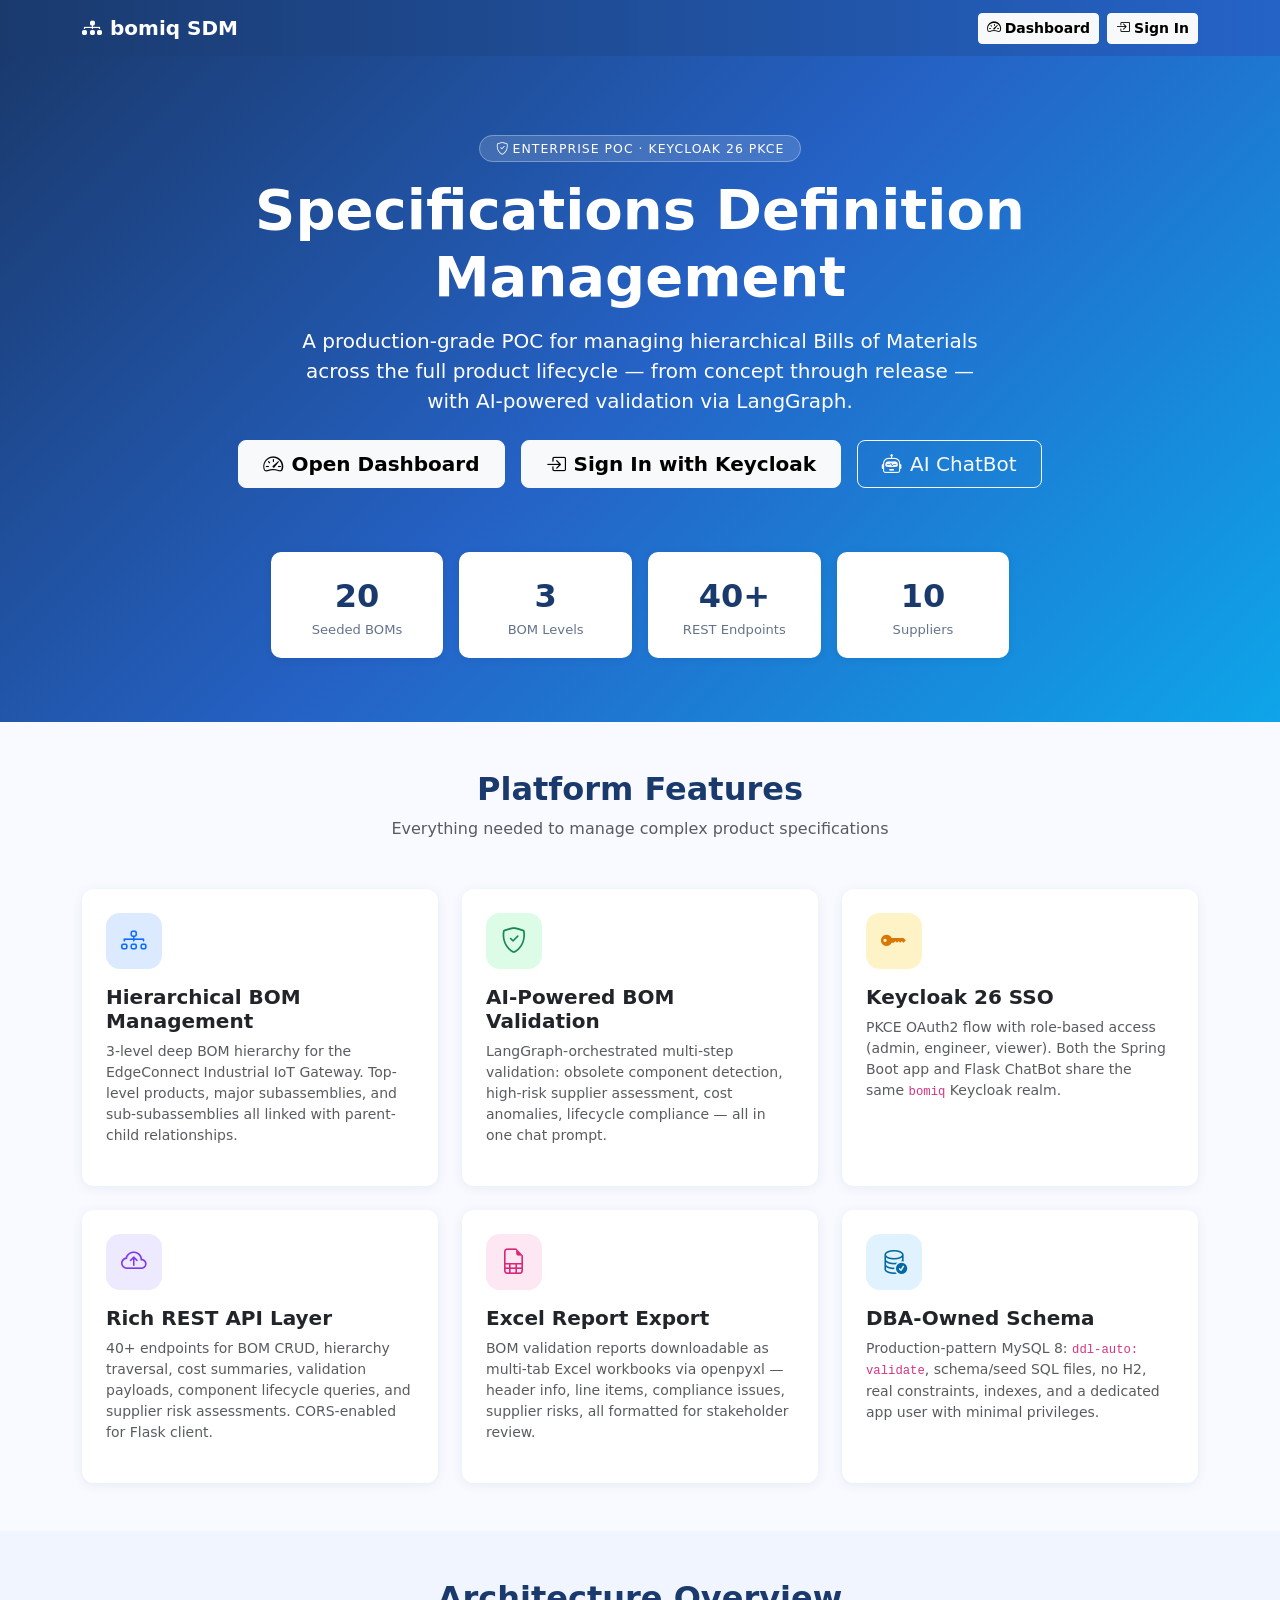
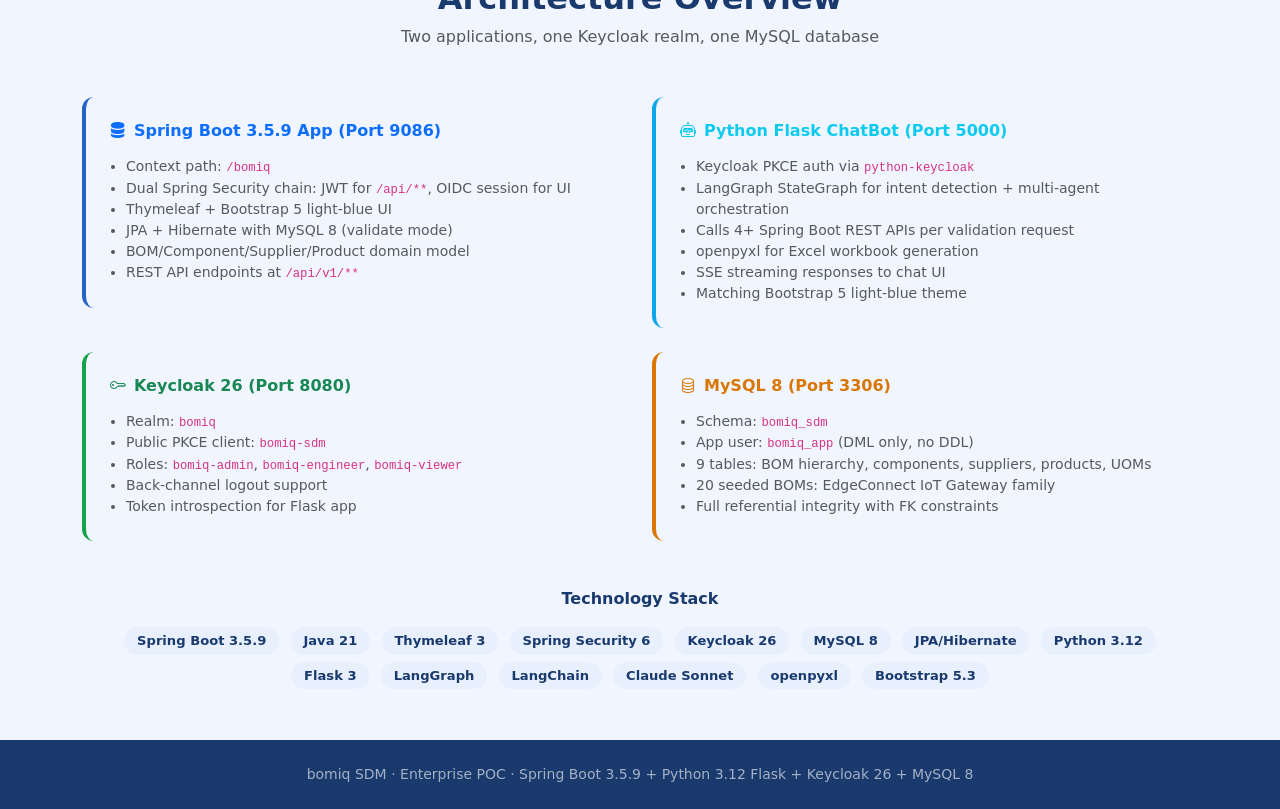
<file: spring-boot/src/main/resources/templates/home.html>
<!DOCTYPE html>
<html lang="en" xmlns:th="http://www.thymeleaf.org"
      xmlns:sec="http://www.thymeleaf.org/extras/spring-security">
<head>
  <meta charset="UTF-8"/>
  <meta name="viewport" content="width=device-width, initial-scale=1.0"/>
  <title>bomiq SDM — Specifications Definition Management</title>
  <link rel="stylesheet"
        href="https://cdn.jsdelivr.net/npm/bootstrap@5.3.3/dist/css/bootstrap.min.css"/>
  <link rel="stylesheet"
        href="https://cdn.jsdelivr.net/npm/bootstrap-icons@1.11.3/font/bootstrap-icons.css"/>
  <link rel="stylesheet" th:href="@{/css/bomiq.css}"/>
  <style>
    .hero-section {
      background: linear-gradient(135deg, #1a3a6e 0%, #2563c7 50%, #0ea5e9 100%);
      color: white;
      padding: 5rem 0 4rem;
    }
    .hero-badge {
      background: rgba(255,255,255,0.15);
      border: 1px solid rgba(255,255,255,0.3);
      border-radius: 50px;
      padding: 0.3rem 1rem;
      font-size: 0.78rem;
      letter-spacing: 1px;
      text-transform: uppercase;
    }
    .feature-card {
      border: none;
      border-radius: 12px;
      box-shadow: 0 2px 12px rgba(26,58,110,0.08);
      transition: transform 0.2s, box-shadow 0.2s;
      height: 100%;
    }
    .feature-card:hover {
      transform: translateY(-4px);
      box-shadow: 0 8px 28px rgba(26,58,110,0.15);
    }
    .feature-icon {
      width: 56px; height: 56px;
      border-radius: 14px;
      display: flex; align-items: center; justify-content: center;
      font-size: 1.6rem;
      margin-bottom: 1rem;
    }
    .arch-card {
      background: #f0f5ff;
      border-radius: 12px;
      padding: 1.5rem;
      border-left: 4px solid #2563c7;
    }
    .tech-pill {
      background: #e8f0fe;
      color: #1a3a6e;
      border-radius: 20px;
      padding: 0.25rem 0.8rem;
      font-size: 0.82rem;
      font-weight: 600;
      display: inline-block;
      margin: 0.2rem;
    }
    .stat-box {
      background: white;
      border-radius: 10px;
      padding: 1.2rem 1.5rem;
      text-align: center;
      box-shadow: 0 1px 8px rgba(0,0,0,0.07);
    }
    .stat-box .stat-num { font-size: 2rem; font-weight: 700; color: #1a3a6e; }
    .stat-box .stat-lbl { font-size: 0.82rem; color: #64748b; }
  </style>
</head>
<body style="background:#f8faff;">

<!-- Navbar (public) -->
<nav class="navbar navbar-expand-lg navbar-dark" style="background: linear-gradient(90deg, #1a3a6e, #2563c7);">
  <div class="container">
    <a class="navbar-brand fw-bold" th:href="@{/}">
      <i class="bi bi-diagram-3-fill me-2"></i>bomiq SDM
    </a>
    <div class="ms-auto d-flex gap-2">
      <a th:if="${#authorization.expression('isAuthenticated()')}"
         th:href="@{/bom}" class="btn btn-light btn-sm fw-semibold">
        <i class="bi bi-speedometer2 me-1"></i>Dashboard
      </a>
      <a th:if="${!#authorization.expression('isAuthenticated()')}"
         th:href="@{/oauth2/authorization/keycloak}" class="btn btn-light btn-sm fw-semibold">
        <i class="bi bi-box-arrow-in-right me-1"></i>Sign In
      </a>
    </div>
  </div>
</nav>

<!-- Hero -->
<section class="hero-section">
  <div class="container text-center">
    <div class="mb-3">
      <span class="hero-badge"><i class="bi bi-shield-check me-1"></i>Enterprise POC · Keycloak 26 PKCE</span>
    </div>
    <h1 class="display-4 fw-bold mb-3">Specifications Definition Management</h1>
    <p class="lead mb-4 opacity-90" style="max-width:680px; margin:auto;">
      A production-grade POC for managing hierarchical Bills of Materials across the full product lifecycle —
      from concept through release — with AI-powered validation via LangGraph.
    </p>
    <div class="d-flex gap-3 justify-content-center flex-wrap">
      <a th:if="${#authorization.expression('isAuthenticated()')}"
         th:href="@{/bom}" class="btn btn-light btn-lg fw-semibold px-4">
        <i class="bi bi-speedometer2 me-2"></i>Open Dashboard
      </a>
      <a th:if="${!#authorization.expression('isAuthenticated()')}"
         th:href="@{/oauth2/authorization/keycloak}" class="btn btn-light btn-lg fw-semibold px-4">
        <i class="bi bi-box-arrow-in-right me-2"></i>Sign In with Keycloak
      </a>
      <a href="http://localhost:5000" target="_blank" class="btn btn-outline-light btn-lg px-4">
        <i class="bi bi-robot me-2"></i>AI ChatBot
      </a>
    </div>
    <!-- Stats row -->
    <div class="row g-3 justify-content-center mt-5">
      <div class="col-6 col-md-2">
        <div class="stat-box">
          <div class="stat-num">20</div>
          <div class="stat-lbl">Seeded BOMs</div>
        </div>
      </div>
      <div class="col-6 col-md-2">
        <div class="stat-box">
          <div class="stat-num">3</div>
          <div class="stat-lbl">BOM Levels</div>
        </div>
      </div>
      <div class="col-6 col-md-2">
        <div class="stat-box">
          <div class="stat-num">40+</div>
          <div class="stat-lbl">REST Endpoints</div>
        </div>
      </div>
      <div class="col-6 col-md-2">
        <div class="stat-box">
          <div class="stat-num">10</div>
          <div class="stat-lbl">Suppliers</div>
        </div>
      </div>
    </div>
  </div>
</section>

<!-- Features -->
<section class="py-5">
  <div class="container">
    <h2 class="text-center fw-bold mb-2" style="color:#1a3a6e;">Platform Features</h2>
    <p class="text-center text-muted mb-5">Everything needed to manage complex product specifications</p>
    <div class="row g-4">

      <div class="col-md-4">
        <div class="card feature-card p-4">
          <div class="feature-icon" style="background:#dbeafe;">
            <i class="bi bi-diagram-3 text-primary"></i>
          </div>
          <h5 class="fw-bold">Hierarchical BOM Management</h5>
          <p class="text-muted small">3-level deep BOM hierarchy for the EdgeConnect Industrial IoT Gateway. Top-level products, major subassemblies, and sub-subassemblies all linked with parent-child relationships.</p>
        </div>
      </div>

      <div class="col-md-4">
        <div class="card feature-card p-4">
          <div class="feature-icon" style="background:#dcfce7;">
            <i class="bi bi-shield-check text-success"></i>
          </div>
          <h5 class="fw-bold">AI-Powered BOM Validation</h5>
          <p class="text-muted small">LangGraph-orchestrated multi-step validation: obsolete component detection, high-risk supplier assessment, cost anomalies, lifecycle compliance — all in one chat prompt.</p>
        </div>
      </div>

      <div class="col-md-4">
        <div class="card feature-card p-4">
          <div class="feature-icon" style="background:#fef3c7;">
            <i class="bi bi-key-fill" style="color:#d97706;"></i>
          </div>
          <h5 class="fw-bold">Keycloak 26 SSO</h5>
          <p class="text-muted small">PKCE OAuth2 flow with role-based access (admin, engineer, viewer). Both the Spring Boot app and Flask ChatBot share the same <code>bomiq</code> Keycloak realm.</p>
        </div>
      </div>

      <div class="col-md-4">
        <div class="card feature-card p-4">
          <div class="feature-icon" style="background:#ede9fe;">
            <i class="bi bi-cloud-arrow-up" style="color:#7c3aed;"></i>
          </div>
          <h5 class="fw-bold">Rich REST API Layer</h5>
          <p class="text-muted small">40+ endpoints for BOM CRUD, hierarchy traversal, cost summaries, validation payloads, component lifecycle queries, and supplier risk assessments. CORS-enabled for Flask client.</p>
        </div>
      </div>

      <div class="col-md-4">
        <div class="card feature-card p-4">
          <div class="feature-icon" style="background:#fce7f3;">
            <i class="bi bi-file-earmark-spreadsheet" style="color:#db2777;"></i>
          </div>
          <h5 class="fw-bold">Excel Report Export</h5>
          <p class="text-muted small">BOM validation reports downloadable as multi-tab Excel workbooks via openpyxl — header info, line items, compliance issues, supplier risks, all formatted for stakeholder review.</p>
        </div>
      </div>

      <div class="col-md-4">
        <div class="card feature-card p-4">
          <div class="feature-icon" style="background:#e0f2fe;">
            <i class="bi bi-database-check" style="color:#0369a1;"></i>
          </div>
          <h5 class="fw-bold">DBA-Owned Schema</h5>
          <p class="text-muted small">Production-pattern MySQL 8: <code>ddl-auto: validate</code>, schema/seed SQL files, no H2, real constraints, indexes, and a dedicated app user with minimal privileges.</p>
        </div>
      </div>

    </div>
  </div>
</section>

<!-- Architecture -->
<section class="py-5" style="background:#f0f5ff;">
  <div class="container">
    <h2 class="text-center fw-bold mb-2" style="color:#1a3a6e;">Architecture Overview</h2>
    <p class="text-center text-muted mb-5">Two applications, one Keycloak realm, one MySQL database</p>

    <div class="row g-4">
      <div class="col-lg-6">
        <div class="arch-card">
          <h6 class="fw-bold text-primary mb-3"><i class="bi bi-server me-2"></i>Spring Boot 3.5.9 App (Port 9086)</h6>
          <ul class="small text-muted mb-0 ps-3">
            <li>Context path: <code>/bomiq</code></li>
            <li>Dual Spring Security chain: JWT for <code>/api/**</code>, OIDC session for UI</li>
            <li>Thymeleaf + Bootstrap 5 light-blue UI</li>
            <li>JPA + Hibernate with MySQL 8 (validate mode)</li>
            <li>BOM/Component/Supplier/Product domain model</li>
            <li>REST API endpoints at <code>/api/v1/**</code></li>
          </ul>
        </div>
      </div>
      <div class="col-lg-6">
        <div class="arch-card" style="border-left-color:#0ea5e9;">
          <h6 class="fw-bold text-info mb-3"><i class="bi bi-robot me-2"></i>Python Flask ChatBot (Port 5000)</h6>
          <ul class="small text-muted mb-0 ps-3">
            <li>Keycloak PKCE auth via <code>python-keycloak</code></li>
            <li>LangGraph StateGraph for intent detection + multi-agent orchestration</li>
            <li>Calls 4+ Spring Boot REST APIs per validation request</li>
            <li>openpyxl for Excel workbook generation</li>
            <li>SSE streaming responses to chat UI</li>
            <li>Matching Bootstrap 5 light-blue theme</li>
          </ul>
        </div>
      </div>
      <div class="col-lg-6">
        <div class="arch-card" style="border-left-color:#16a34a;">
          <h6 class="fw-bold text-success mb-3"><i class="bi bi-key me-2"></i>Keycloak 26 (Port 8080)</h6>
          <ul class="small text-muted mb-0 ps-3">
            <li>Realm: <code>bomiq</code></li>
            <li>Public PKCE client: <code>bomiq-sdm</code></li>
            <li>Roles: <code>bomiq-admin</code>, <code>bomiq-engineer</code>, <code>bomiq-viewer</code></li>
            <li>Back-channel logout support</li>
            <li>Token introspection for Flask app</li>
          </ul>
        </div>
      </div>
      <div class="col-lg-6">
        <div class="arch-card" style="border-left-color:#d97706;">
          <h6 class="fw-bold mb-3" style="color:#d97706;"><i class="bi bi-database me-2"></i>MySQL 8 (Port 3306)</h6>
          <ul class="small text-muted mb-0 ps-3">
            <li>Schema: <code>bomiq_sdm</code></li>
            <li>App user: <code>bomiq_app</code> (DML only, no DDL)</li>
            <li>9 tables: BOM hierarchy, components, suppliers, products, UOMs</li>
            <li>20 seeded BOMs: EdgeConnect IoT Gateway family</li>
            <li>Full referential integrity with FK constraints</li>
          </ul>
        </div>
      </div>
    </div>

    <!-- Tech Stack -->
    <div class="text-center mt-5">
      <h6 class="fw-bold mb-3" style="color:#1a3a6e;">Technology Stack</h6>
      <div>
        <span class="tech-pill">Spring Boot 3.5.9</span>
        <span class="tech-pill">Java 21</span>
        <span class="tech-pill">Thymeleaf 3</span>
        <span class="tech-pill">Spring Security 6</span>
        <span class="tech-pill">Keycloak 26</span>
        <span class="tech-pill">MySQL 8</span>
        <span class="tech-pill">JPA/Hibernate</span>
        <span class="tech-pill">Python 3.12</span>
        <span class="tech-pill">Flask 3</span>
        <span class="tech-pill">LangGraph</span>
        <span class="tech-pill">LangChain</span>
        <span class="tech-pill">Claude Sonnet</span>
        <span class="tech-pill">openpyxl</span>
        <span class="tech-pill">Bootstrap 5.3</span>
      </div>
    </div>
  </div>
</section>

<!-- Footer -->
<footer class="py-4 text-center text-muted small" style="background:#1a3a6e; color:rgba(255,255,255,0.6) !important;">
  <div class="container">
    <span style="color:rgba(255,255,255,0.6);">
      bomiq SDM · Enterprise POC · Spring Boot 3.5.9 + Python 3.12 Flask + Keycloak 26 + MySQL 8
    </span>
  </div>
</footer>

<script src="https://cdn.jsdelivr.net/npm/bootstrap@5.3.3/dist/js/bootstrap.bundle.min.js"></script>
</body>
</html>
</file>
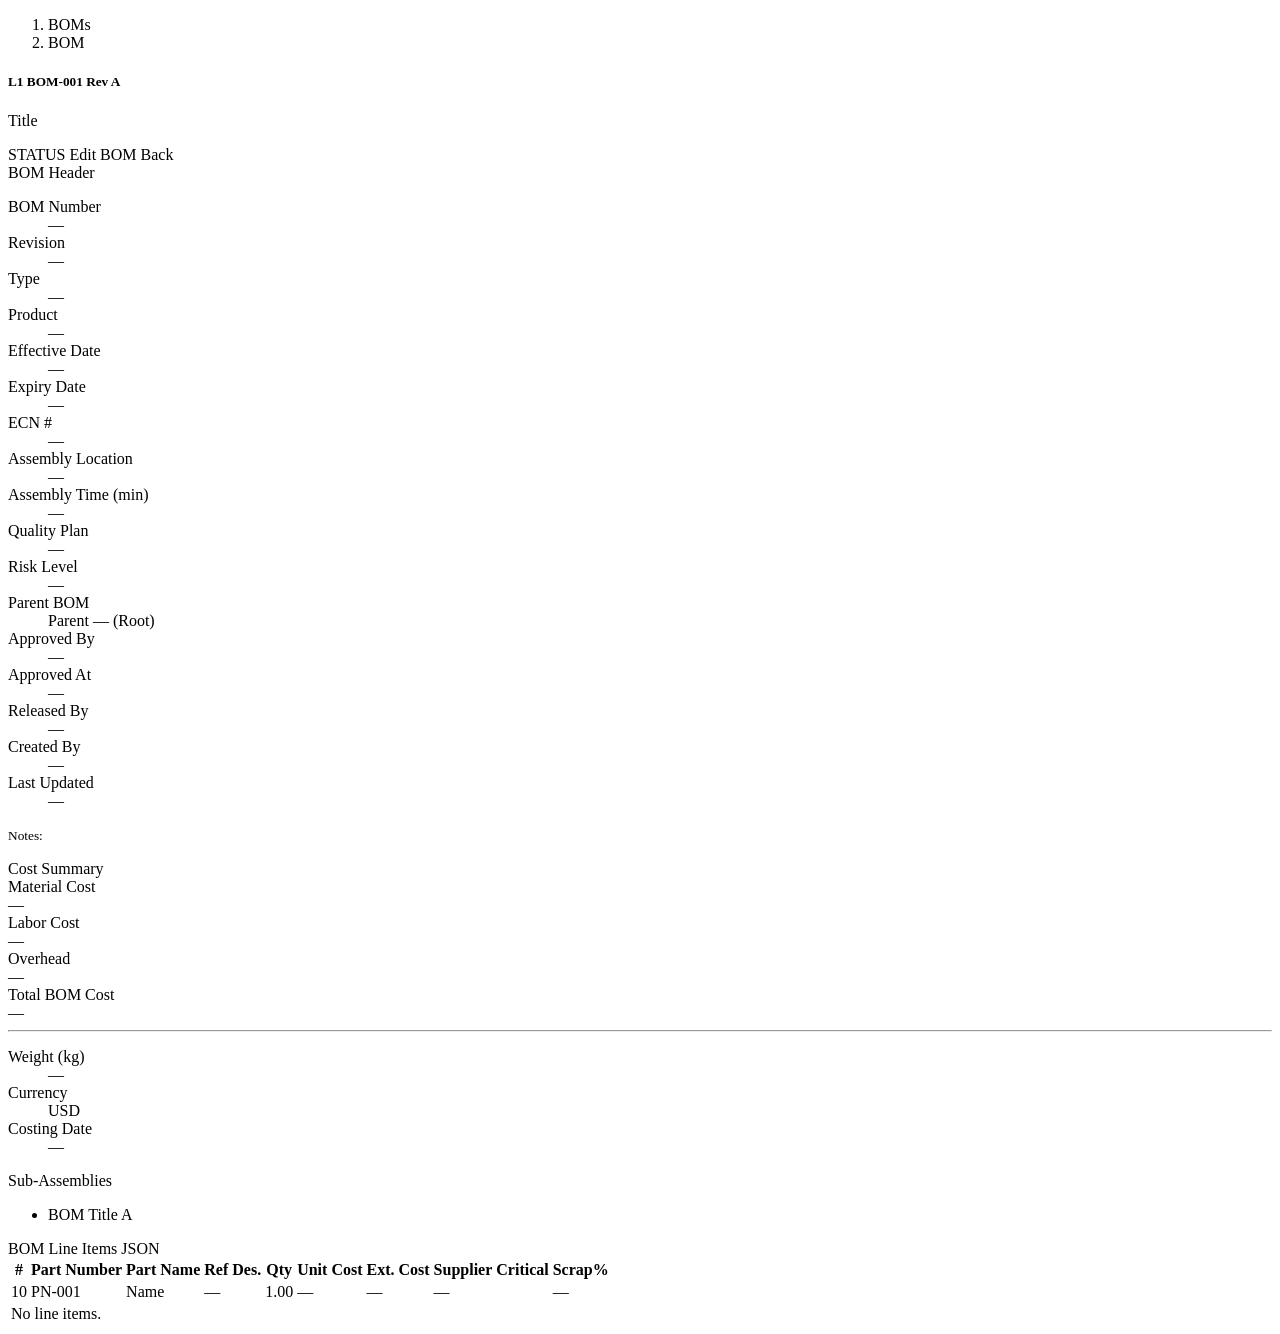
<file: spring-boot/src/main/resources/templates/bom/detail.html>
<!DOCTYPE html>
<html xmlns:th="http://www.thymeleaf.org"
      th:replace="~{shared/layout :: layout(~{::title}, ~{::content})}">
<head><title th:text="${bom.bomNumber}">BOM Detail</title></head>
<body>
<th:block th:fragment="content">

  <!-- Breadcrumb -->
  <nav aria-label="breadcrumb" class="mb-3">
    <ol class="breadcrumb small">
      <li class="breadcrumb-item"><a th:href="@{/bom}">BOMs</a></li>
      <li class="breadcrumb-item active" th:text="${bom.bomNumber}">BOM</li>
    </ol>
  </nav>

  <!-- Title bar -->
  <div class="d-flex flex-wrap align-items-start justify-content-between gap-2 mb-3">
    <div>
      <h5 class="mb-0">
        <span class="badge bg-primary-subtle text-primary-emphasis me-2"
              th:text="${'L' + bom.levelInHierarchy}">L1</span>
        <span th:text="${bom.bomNumber}">BOM-001</span>
        <span class="badge bg-secondary ms-1" th:text="${'Rev ' + bom.bomRevision}">Rev A</span>
      </h5>
      <p class="text-muted small mb-0" th:text="${bom.bomTitle}">Title</p>
    </div>
    <div class="d-flex gap-2 flex-wrap">
      <span class="badge fs-6"
            th:classappend="${bom.bomStatus?.name() == 'RELEASED'}  ? 'bg-success'   :
                            (${bom.bomStatus?.name() == 'IN_REVIEW'} ? 'bg-warning text-dark' :
                            (${bom.bomStatus?.name() == 'APPROVED'}  ? 'bg-info text-dark' : 'bg-secondary'))"
            th:text="${bom.bomStatus}">STATUS</span>
      <a th:href="@{/bom/{id}/edit(id=${bom.id})}" class="btn btn-primary btn-sm">
        <i class="bi bi-pencil me-1"></i>Edit BOM
      </a>
      <a th:href="@{/bom}" class="btn btn-outline-secondary btn-sm">
        <i class="bi bi-arrow-left me-1"></i>Back
      </a>
    </div>
  </div>

  <div class="row g-3">

    <!-- ── Header Fields Card ──────────────────────────────────────── -->
    <div class="col-12 col-lg-6">
      <div class="card border-0 shadow-sm h-100">
        <div class="card-header bg-primary text-white py-2">
          <i class="bi bi-info-circle me-1"></i>BOM Header
        </div>
        <div class="card-body">
          <dl class="row row-cols-2 g-2 mb-0 small">
            <dt class="col text-muted">BOM Number</dt>
            <dd class="col fw-semibold" th:text="${bom.bomNumber}">—</dd>

            <dt class="col text-muted">Revision</dt>
            <dd class="col" th:text="${bom.bomRevision}">—</dd>

            <dt class="col text-muted">Type</dt>
            <dd class="col" th:text="${bom.bomType}">—</dd>

            <dt class="col text-muted">Product</dt>
            <dd class="col" th:text="${bom.product?.productCode + ' — ' + bom.product?.productName}">—</dd>

            <dt class="col text-muted">Effective Date</dt>
            <dd class="col" th:text="${bom.effectiveDate ?: '—'}">—</dd>

            <dt class="col text-muted">Expiry Date</dt>
            <dd class="col" th:text="${bom.expiryDate ?: '—'}">—</dd>

            <dt class="col text-muted">ECN #</dt>
            <dd class="col" th:text="${bom.engineeringChangeNo ?: '—'}">—</dd>

            <dt class="col text-muted">Assembly Location</dt>
            <dd class="col" th:text="${bom.assemblyLocation ?: '—'}">—</dd>

            <dt class="col text-muted">Assembly Time (min)</dt>
            <dd class="col" th:text="${bom.targetAssemblyTimeMin ?: '—'}">—</dd>

            <dt class="col text-muted">Quality Plan</dt>
            <dd class="col" th:text="${bom.qualityPlanRef ?: '—'}">—</dd>

            <dt class="col text-muted">Risk Level</dt>
            <dd class="col">
              <span th:if="${bom.riskLevel != null}" class="badge"
                    th:classappend="${bom.riskLevel?.name() == 'HIGH' or bom.riskLevel?.name() == 'CRITICAL'} ? 'bg-danger' : 'bg-success'"
                    th:text="${bom.riskLevel}"></span>
              <span th:if="${bom.riskLevel == null}">—</span>
            </dd>

            <dt class="col text-muted">Parent BOM</dt>
            <dd class="col">
              <a th:if="${bom.parentBom != null}"
                 th:href="@{/bom/{id}(id=${bom.parentBom.id})}"
                 th:text="${bom.parentBom.bomNumber}">Parent</a>
              <span th:if="${bom.parentBom == null}">— (Root)</span>
            </dd>

            <dt class="col text-muted">Approved By</dt>
            <dd class="col" th:text="${bom.approvedBy ?: '—'}">—</dd>

            <dt class="col text-muted">Approved At</dt>
            <dd class="col" th:text="${bom.approvedAt ?: '—'}">—</dd>

            <dt class="col text-muted">Released By</dt>
            <dd class="col" th:text="${bom.releasedBy ?: '—'}">—</dd>

            <dt class="col text-muted">Created By</dt>
            <dd class="col" th:text="${bom.createdBy ?: '—'}">—</dd>

            <dt class="col text-muted">Last Updated</dt>
            <dd class="col" th:text="${bom.updatedAt ?: '—'}">—</dd>
          </dl>
          <div th:if="${bom.notes}" class="mt-3">
            <small class="text-muted">Notes:</small>
            <p class="small mt-1 border-start border-info ps-2 text-muted" th:text="${bom.notes}"></p>
          </div>
        </div>
      </div>
    </div>

    <!-- ── Cost Card ──────────────────────────────────────────────── -->
    <div class="col-12 col-lg-6">
      <div class="card border-0 shadow-sm">
        <div class="card-header bg-info text-white py-2">
          <i class="bi bi-currency-dollar me-1"></i>Cost Summary
        </div>
        <div class="card-body">
          <div class="row g-3 text-center">
            <div class="col-6">
              <div class="small text-muted mb-1">Material Cost</div>
              <div class="fs-5 fw-bold text-success"
                   th:text="${bom.totalMaterialCost != null ? '$' + #numbers.formatDecimal(bom.totalMaterialCost,1,'COMMA',2,'POINT') : '—'}">—</div>
            </div>
            <div class="col-6">
              <div class="small text-muted mb-1">Labor Cost</div>
              <div class="fs-5 fw-bold text-info"
                   th:text="${bom.totalLaborCost != null ? '$' + #numbers.formatDecimal(bom.totalLaborCost,1,'COMMA',2,'POINT') : '—'}">—</div>
            </div>
            <div class="col-6">
              <div class="small text-muted mb-1">Overhead</div>
              <div class="fs-5 fw-bold text-warning"
                   th:text="${bom.totalOverheadCost != null ? '$' + #numbers.formatDecimal(bom.totalOverheadCost,1,'COMMA',2,'POINT') : '—'}">—</div>
            </div>
            <div class="col-6">
              <div class="small text-muted mb-1">Total BOM Cost</div>
              <div class="fs-5 fw-bold text-primary"
                   th:text="${bom.totalBomCost != null ? '$' + #numbers.formatDecimal(bom.totalBomCost,1,'COMMA',2,'POINT') : '—'}">—</div>
            </div>
          </div>
          <hr/>
          <dl class="row small g-2 mb-0">
            <dt class="col text-muted">Weight (kg)</dt>
            <dd class="col" th:text="${bom.weightKg ?: '—'}">—</dd>
            <dt class="col text-muted">Currency</dt>
            <dd class="col" th:text="${bom.currencyCode ?: 'USD'}">USD</dd>
            <dt class="col text-muted">Costing Date</dt>
            <dd class="col" th:text="${bom.costingDate ?: '—'}">—</dd>
          </dl>
        </div>
      </div>

      <!-- Child BOMs -->
      <div class="card border-0 shadow-sm mt-3" th:if="${not #lists.isEmpty(children)}">
        <div class="card-header bg-transparent py-2">
          <span class="fw-semibold small">
            <i class="bi bi-diagram-2 me-1 text-primary"></i>
            Sub-Assemblies
            <span class="badge bg-secondary ms-1" th:text="${#lists.size(children)}"></span>
          </span>
        </div>
        <ul class="list-group list-group-flush">
          <li class="list-group-item list-group-item-action py-2" th:each="child : ${children}">
            <a th:href="@{/bom/{id}(id=${child.id})}"
               class="text-decoration-none d-flex align-items-center justify-content-between">
              <span>
                <i class="bi bi-diagram-3 text-secondary me-1 small"></i>
                <span class="fw-semibold small" th:text="${child.bomNumber}">BOM</span>
                <span class="text-muted small ms-1" th:text="${child.bomTitle}">Title</span>
              </span>
              <span class="badge bg-secondary" th:text="${child.bomRevision}">A</span>
            </a>
          </li>
        </ul>
      </div>
    </div>

    <!-- ── Line Items Table ───────────────────────────────────────── -->
    <div class="col-12">
      <div class="card border-0 shadow-sm">
        <div class="card-header bg-transparent d-flex align-items-center justify-content-between py-2">
          <span class="fw-semibold small">
            <i class="bi bi-list-check me-1 text-primary"></i>
            BOM Line Items
            <span class="badge bg-secondary ms-1" th:text="${#lists.size(lineItems)}"></span>
          </span>
          <a th:href="@{/api/v1/boms/{id}/lines(id=${bom.id})}" target="_blank"
             class="btn btn-outline-info btn-xs">
            <i class="bi bi-braces me-1"></i>JSON
          </a>
        </div>
        <div class="card-body p-0">
          <div class="table-responsive">
            <table class="table table-hover table-sm align-middle mb-0 bomiq-table">
              <thead class="table-light">
                <tr>
                  <th class="ps-3">#</th>
                  <th>Part Number</th>
                  <th>Part Name</th>
                  <th class="d-none d-md-table-cell">Ref Des.</th>
                  <th class="text-end">Qty</th>
                  <th class="d-none d-lg-table-cell text-end">Unit Cost</th>
                  <th class="d-none d-lg-table-cell text-end">Ext. Cost</th>
                  <th class="d-none d-xl-table-cell">Supplier</th>
                  <th class="d-none d-xl-table-cell text-center">Critical</th>
                  <th class="d-none d-xl-table-cell">Scrap%</th>
                </tr>
              </thead>
              <tbody>
                <tr th:each="li : ${lineItems}">
                  <td class="ps-3 text-muted small" th:text="${li.lineSequence}">10</td>
                  <td>
                    <a th:href="@{/components/{id}(id=${li.component?.id})}"
                       class="text-decoration-none fw-semibold small"
                       th:text="${li.component?.partNumber}">PN-001</a>
                  </td>
                  <td class="small" th:text="${li.component?.partName}">Name</td>
                  <td class="d-none d-md-table-cell small text-muted"
                      th:text="${li.referenceDesignator ?: '—'}">—</td>
                  <td class="text-end small fw-semibold"
                      th:text="${#numbers.formatDecimal(li.quantity,1,'COMMA',2,'POINT')}">1.00</td>
                  <td class="d-none d-lg-table-cell text-end small"
                      th:text="${li.unitCost != null ? '$' + #numbers.formatDecimal(li.unitCost,1,'COMMA',4,'POINT') : '—'}">—</td>
                  <td class="d-none d-lg-table-cell text-end small fw-semibold"
                      th:text="${li.extendedCost != null ? '$' + #numbers.formatDecimal(li.extendedCost,1,'COMMA',2,'POINT') : '—'}">—</td>
                  <td class="d-none d-xl-table-cell small"
                      th:text="${li.preferredSupplier?.supplierCode ?: '—'}">—</td>
                  <td class="d-none d-xl-table-cell text-center">
                    <i th:if="${li.criticalComponent}" class="bi bi-exclamation-triangle-fill text-danger small"></i>
                    <i th:if="${!li.criticalComponent}" class="bi bi-check text-muted small"></i>
                  </td>
                  <td class="d-none d-xl-table-cell small text-muted"
                      th:text="${li.scrapFactorPct != null ? li.scrapFactorPct + '%' : '—'}">—</td>
                </tr>
                <tr th:if="${#lists.isEmpty(lineItems)}">
                  <td colspan="10" class="text-center text-muted py-4">
                    <i class="bi bi-inbox d-block fs-3 mb-2"></i>No line items.
                  </td>
                </tr>
              </tbody>
            </table>
          </div>
        </div>
      </div>
    </div>

  </div><!-- /row -->
</th:block>
</body>
</html>
</file>
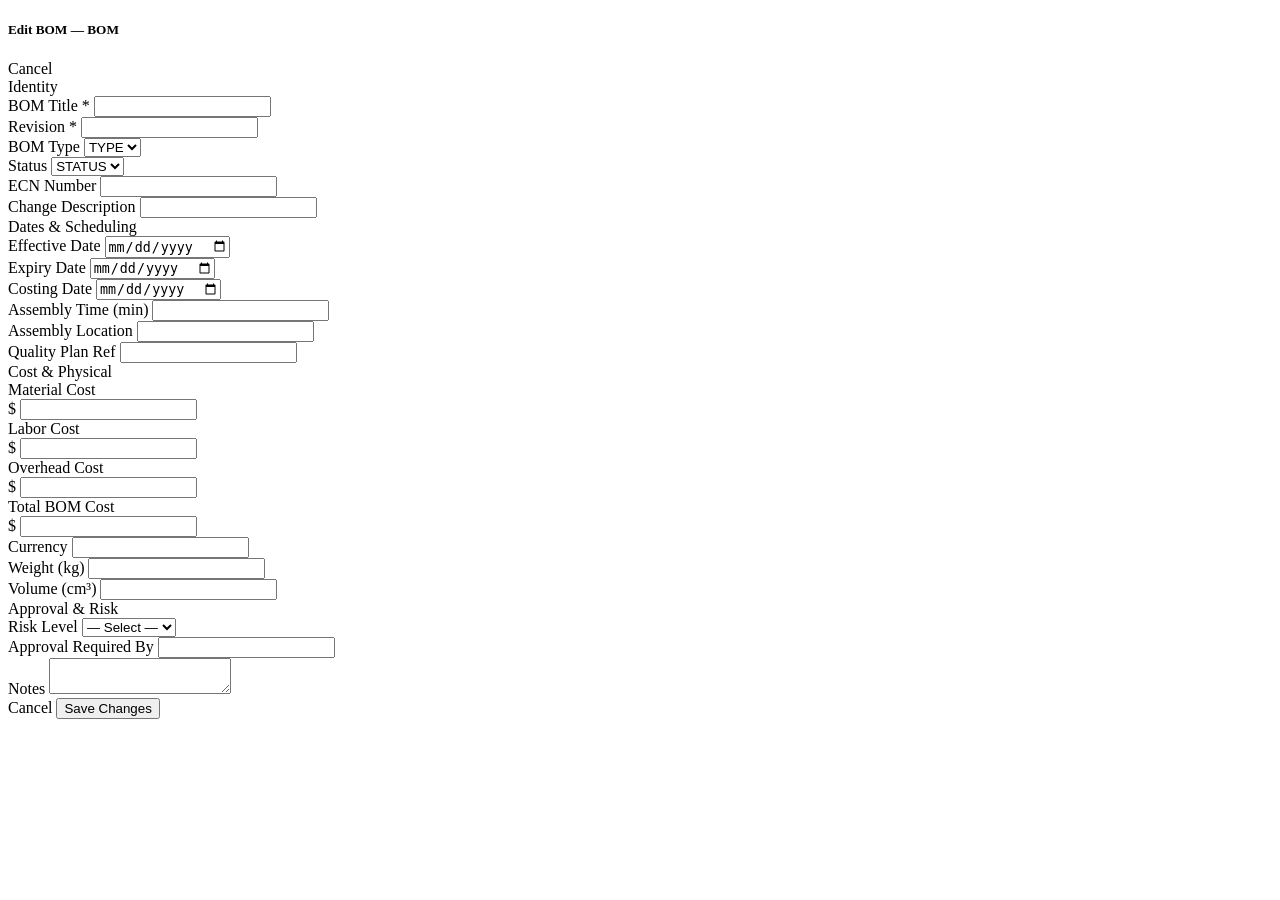
<file: spring-boot/src/main/resources/templates/bom/edit.html>
<!DOCTYPE html>
<html xmlns:th="http://www.thymeleaf.org"
      th:replace="~{shared/layout :: layout(~{::title}, ~{::content})}">
<head><title th:text="'Edit: ' + ${bom.bomNumber}">Edit BOM</title></head>
<body>
<th:block th:fragment="content">

  <div class="d-flex align-items-center justify-content-between mb-3">
    <h5 class="mb-0">
      <i class="bi bi-pencil-square me-2 text-primary"></i>
      Edit BOM — <span th:text="${bom.bomNumber}">BOM</span>
    </h5>
    <a th:href="@{/bom/{id}(id=${bom.id})}" class="btn btn-outline-secondary btn-sm">
      <i class="bi bi-x-lg me-1"></i>Cancel
    </a>
  </div>

  <form th:action="@{/bom/{id}/edit(id=${bom.id})}" method="post">
    <input type="hidden" th:name="${_csrf.parameterName}" th:value="${_csrf.token}"/>

    <div class="row g-3">

      <!-- ── Identity ─────────────────────────────────────────────── -->
      <div class="col-12">
        <div class="card border-0 shadow-sm">
          <div class="card-header bg-primary text-white py-2 small fw-semibold">
            <i class="bi bi-card-text me-1"></i>Identity
          </div>
          <div class="card-body">
            <div class="row g-3">
              <div class="col-md-4">
                <label class="form-label small">BOM Title *</label>
                <input type="text" name="bomTitle" class="form-control form-control-sm"
                       th:value="${bom.bomTitle}" required/>
              </div>
              <div class="col-md-2">
                <label class="form-label small">Revision *</label>
                <input type="text" name="bomRevision" class="form-control form-control-sm"
                       th:value="${bom.bomRevision}" required maxlength="10"/>
              </div>
              <div class="col-md-3">
                <label class="form-label small">BOM Type</label>
                <select name="bomType" class="form-select form-select-sm">
                  <option th:each="t : ${bomTypes}"
                          th:value="${t.name()}"
                          th:text="${t.name()}"
                          th:selected="${bom.bomType == t}">TYPE</option>
                </select>
              </div>
              <div class="col-md-3">
                <label class="form-label small">Status</label>
                <select name="bomStatus" class="form-select form-select-sm">
                  <option th:each="s : ${statuses}"
                          th:value="${s.name()}"
                          th:text="${s.name()}"
                          th:selected="${bom.bomStatus == s}">STATUS</option>
                </select>
              </div>
              <div class="col-md-4">
                <label class="form-label small">ECN Number</label>
                <input type="text" name="engineeringChangeNo" class="form-control form-control-sm"
                       th:value="${bom.engineeringChangeNo}" maxlength="50"/>
              </div>
              <div class="col-md-8">
                <label class="form-label small">Change Description</label>
                <input type="text" name="changeDescription" class="form-control form-control-sm"
                       th:value="${bom.changeDescription}"/>
              </div>
            </div>
          </div>
        </div>
      </div>

      <!-- ── Dates & Scheduling ────────────────────────────────────── -->
      <div class="col-12 col-md-6">
        <div class="card border-0 shadow-sm h-100">
          <div class="card-header bg-info text-white py-2 small fw-semibold">
            <i class="bi bi-calendar3 me-1"></i>Dates &amp; Scheduling
          </div>
          <div class="card-body">
            <div class="row g-3">
              <div class="col-6">
                <label class="form-label small">Effective Date</label>
                <input type="date" name="effectiveDate" class="form-control form-control-sm"
                       th:value="${bom.effectiveDate}"/>
              </div>
              <div class="col-6">
                <label class="form-label small">Expiry Date</label>
                <input type="date" name="expiryDate" class="form-control form-control-sm"
                       th:value="${bom.expiryDate}"/>
              </div>
              <div class="col-6">
                <label class="form-label small">Costing Date</label>
                <input type="date" name="costingDate" class="form-control form-control-sm"
                       th:value="${bom.costingDate}"/>
              </div>
              <div class="col-6">
                <label class="form-label small">Assembly Time (min)</label>
                <input type="number" name="targetAssemblyTimeMin" class="form-control form-control-sm"
                       th:value="${bom.targetAssemblyTimeMin}" min="0"/>
              </div>
              <div class="col-12">
                <label class="form-label small">Assembly Location</label>
                <input type="text" name="assemblyLocation" class="form-control form-control-sm"
                       th:value="${bom.assemblyLocation}" maxlength="100"/>
              </div>
              <div class="col-12">
                <label class="form-label small">Quality Plan Ref</label>
                <input type="text" name="qualityPlanRef" class="form-control form-control-sm"
                       th:value="${bom.qualityPlanRef}" maxlength="50"/>
              </div>
            </div>
          </div>
        </div>
      </div>

      <!-- ── Cost & Weight ─────────────────────────────────────────── -->
      <div class="col-12 col-md-6">
        <div class="card border-0 shadow-sm h-100">
          <div class="card-header bg-success text-white py-2 small fw-semibold">
            <i class="bi bi-currency-dollar me-1"></i>Cost &amp; Physical
          </div>
          <div class="card-body">
            <div class="row g-3">
              <div class="col-6">
                <label class="form-label small">Material Cost</label>
                <div class="input-group input-group-sm">
                  <span class="input-group-text">$</span>
                  <input type="number" name="totalMaterialCost" class="form-control form-control-sm"
                         th:value="${bom.totalMaterialCost}" step="0.0001" min="0"/>
                </div>
              </div>
              <div class="col-6">
                <label class="form-label small">Labor Cost</label>
                <div class="input-group input-group-sm">
                  <span class="input-group-text">$</span>
                  <input type="number" name="totalLaborCost" class="form-control form-control-sm"
                         th:value="${bom.totalLaborCost}" step="0.0001" min="0"/>
                </div>
              </div>
              <div class="col-6">
                <label class="form-label small">Overhead Cost</label>
                <div class="input-group input-group-sm">
                  <span class="input-group-text">$</span>
                  <input type="number" name="totalOverheadCost" class="form-control form-control-sm"
                         th:value="${bom.totalOverheadCost}" step="0.0001" min="0"/>
                </div>
              </div>
              <div class="col-6">
                <label class="form-label small">Total BOM Cost</label>
                <div class="input-group input-group-sm">
                  <span class="input-group-text">$</span>
                  <input type="number" name="totalBomCost" class="form-control form-control-sm"
                         th:value="${bom.totalBomCost}" step="0.0001" min="0"/>
                </div>
              </div>
              <div class="col-4">
                <label class="form-label small">Currency</label>
                <input type="text" name="currencyCode" class="form-control form-control-sm"
                       th:value="${bom.currencyCode}" maxlength="3"/>
              </div>
              <div class="col-4">
                <label class="form-label small">Weight (kg)</label>
                <input type="number" name="weightKg" class="form-control form-control-sm"
                       th:value="${bom.weightKg}" step="0.0001" min="0"/>
              </div>
              <div class="col-4">
                <label class="form-label small">Volume (cm³)</label>
                <input type="number" name="volumeCm3" class="form-control form-control-sm"
                       th:value="${bom.volumeCm3}" step="0.0001" min="0"/>
              </div>
            </div>
          </div>
        </div>
      </div>

      <!-- ── Approval & Risk ────────────────────────────────────────── -->
      <div class="col-12">
        <div class="card border-0 shadow-sm">
          <div class="card-header bg-warning text-dark py-2 small fw-semibold">
            <i class="bi bi-shield-check me-1"></i>Approval &amp; Risk
          </div>
          <div class="card-body">
            <div class="row g-3">
              <div class="col-md-3">
                <label class="form-label small">Risk Level</label>
                <select name="riskLevel" class="form-select form-select-sm">
                  <option value="">— Select —</option>
                  <option th:each="r : ${riskLevels}"
                          th:value="${r.name()}"
                          th:text="${r.name()}"
                          th:selected="${bom.riskLevel == r}">RISK</option>
                </select>
              </div>
              <div class="col-md-3">
                <label class="form-label small">Approval Required By</label>
                <input type="text" name="approvalRequiredBy" class="form-control form-control-sm"
                       th:value="${bom.approvalRequiredBy}" maxlength="100"/>
              </div>
              <div class="col-md-6">
                <label class="form-label small">Notes</label>
                <textarea name="notes" class="form-control form-control-sm" rows="2"
                          th:text="${bom.notes}"></textarea>
              </div>
            </div>
          </div>
        </div>
      </div>

      <!-- ── Actions ───────────────────────────────────────────────── -->
      <div class="col-12 d-flex gap-2 justify-content-end">
        <a th:href="@{/bom/{id}(id=${bom.id})}" class="btn btn-outline-secondary">Cancel</a>
        <button type="submit" class="btn btn-primary">
          <i class="bi bi-floppy me-1"></i>Save Changes
        </button>
      </div>

    </div><!-- /row -->
  </form>

</th:block>
</body>
</html>
</file>
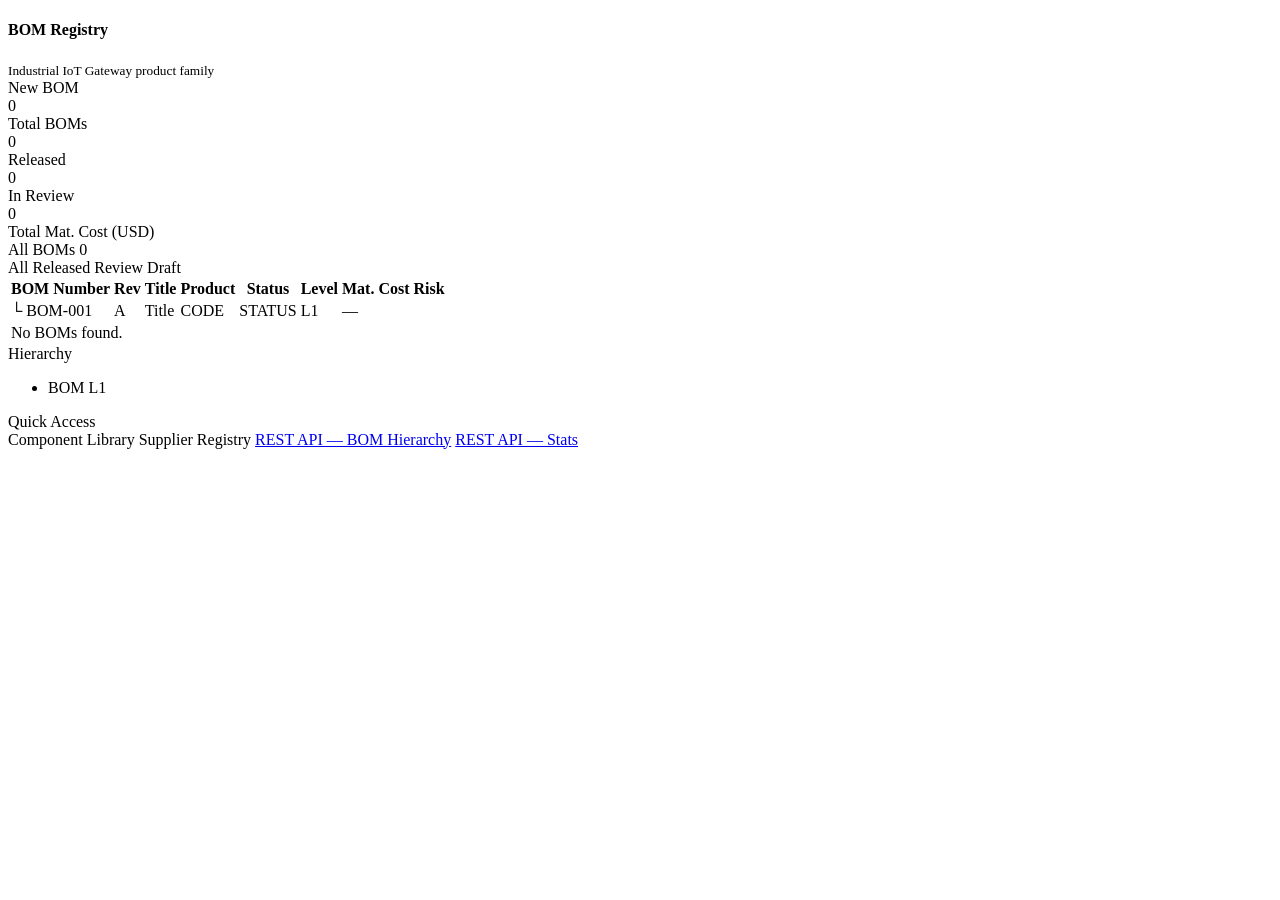
<file: spring-boot/src/main/resources/templates/bom/list.html>
<!DOCTYPE html>
<html xmlns:th="http://www.thymeleaf.org"
      xmlns:sec="http://www.thymeleaf.org/extras/spring-security"
      th:replace="~{shared/layout :: layout(~{::title}, ~{::content})}">
<head><title>BOM Registry</title></head>
<body>
<th:block th:fragment="content">

  <!-- Page header -->
  <div class="d-flex align-items-center justify-content-between mb-3">
    <div>
      <h4 class="mb-0 text-primary-emphasis">
        <i class="bi bi-list-ul me-2"></i>BOM Registry
      </h4>
      <small class="text-muted">Industrial IoT Gateway product family</small>
    </div>
    <a th:href="@{/bom/new}" class="btn btn-primary btn-sm">
      <i class="bi bi-plus-lg me-1"></i>New BOM
    </a>
  </div>

  <!-- Stats row -->
  <div class="row g-3 mb-4" th:if="${stats}">
    <div class="col-6 col-md-3">
      <div class="card stat-card border-0 shadow-sm">
        <div class="card-body py-3">
          <div class="d-flex align-items-center gap-3">
            <div class="stat-icon bg-primary-subtle text-primary rounded-3 p-2">
              <i class="bi bi-diagram-3 fs-5"></i>
            </div>
            <div>
              <div class="fs-4 fw-bold" th:text="${stats.total()}">0</div>
              <div class="small text-muted">Total BOMs</div>
            </div>
          </div>
        </div>
      </div>
    </div>
    <div class="col-6 col-md-3">
      <div class="card stat-card border-0 shadow-sm">
        <div class="card-body py-3">
          <div class="d-flex align-items-center gap-3">
            <div class="stat-icon bg-success-subtle text-success rounded-3 p-2">
              <i class="bi bi-check-circle fs-5"></i>
            </div>
            <div>
              <div class="fs-4 fw-bold text-success" th:text="${stats.released()}">0</div>
              <div class="small text-muted">Released</div>
            </div>
          </div>
        </div>
      </div>
    </div>
    <div class="col-6 col-md-3">
      <div class="card stat-card border-0 shadow-sm">
        <div class="card-body py-3">
          <div class="d-flex align-items-center gap-3">
            <div class="stat-icon bg-warning-subtle text-warning rounded-3 p-2">
              <i class="bi bi-hourglass-split fs-5"></i>
            </div>
            <div>
              <div class="fs-4 fw-bold text-warning" th:text="${stats.inReview()}">0</div>
              <div class="small text-muted">In Review</div>
            </div>
          </div>
        </div>
      </div>
    </div>
    <div class="col-6 col-md-3">
      <div class="card stat-card border-0 shadow-sm">
        <div class="card-body py-3">
          <div class="d-flex align-items-center gap-3">
            <div class="stat-icon bg-info-subtle text-info rounded-3 p-2">
              <i class="bi bi-currency-dollar fs-5"></i>
            </div>
            <div>
              <div class="fs-4 fw-bold text-info"
                   th:text="${#numbers.formatDecimal(stats.totalMaterialCost(), 1, 'COMMA', 0, 'POINT')}">0</div>
              <div class="small text-muted">Total Mat. Cost (USD)</div>
            </div>
          </div>
        </div>
      </div>
    </div>
  </div>

  <div class="row g-3">
    <!-- Left: BOM Table -->
    <div class="col-12 col-xl-9">
      <div class="card border-0 shadow-sm">
        <div class="card-header bg-transparent d-flex align-items-center justify-content-between py-2">
          <span class="fw-semibold small">
            <i class="bi bi-table me-1 text-primary"></i>All BOMs
            <span class="badge bg-secondary ms-1" th:text="${#lists.size(boms)}">0</span>
          </span>
          <!-- Filter tabs -->
          <div class="btn-group btn-group-sm" role="group">
            <a th:href="@{/bom}" class="btn btn-outline-secondary active">All</a>
            <a th:href="@{/bom(status='RELEASED')}" class="btn btn-outline-success">Released</a>
            <a th:href="@{/bom(status='IN_REVIEW')}" class="btn btn-outline-warning">Review</a>
            <a th:href="@{/bom(status='DRAFT')}" class="btn btn-outline-secondary">Draft</a>
          </div>
        </div>
        <div class="card-body p-0">
          <div class="table-responsive">
            <table class="table table-hover table-sm align-middle mb-0 bomiq-table">
              <thead class="table-light">
                <tr>
                  <th class="ps-3">BOM Number</th>
                  <th>Rev</th>
                  <th class="d-none d-md-table-cell">Title</th>
                  <th class="d-none d-lg-table-cell">Product</th>
                  <th>Status</th>
                  <th class="d-none d-lg-table-cell">Level</th>
                  <th class="d-none d-xl-table-cell text-end">Mat. Cost</th>
                  <th class="d-none d-xl-table-cell">Risk</th>
                  <th></th>
                </tr>
              </thead>
              <tbody>
                <tr th:each="bom : ${boms}"
                    th:classappend="${bom.levelInHierarchy > 1} ? 'bom-child-row' : ''">
                  <td class="ps-3 fw-semibold">
                    <span th:if="${bom.levelInHierarchy > 1}"
                          th:style="'padding-left:' + (${bom.levelInHierarchy - 1} * 12) + 'px'"
                          class="text-muted me-1">└</span>
                    <a th:href="@{/bom/{id}(id=${bom.id})}"
                       class="text-decoration-none"
                       th:text="${bom.bomNumber}">BOM-001</a>
                  </td>
                  <td><span class="badge bg-secondary" th:text="${bom.bomRevision}">A</span></td>
                  <td class="d-none d-md-table-cell text-truncate" style="max-width:200px"
                      th:text="${bom.bomTitle}">Title</td>
                  <td class="d-none d-lg-table-cell small text-muted"
                      th:text="${bom.product?.productCode}">CODE</td>
                  <td>
                    <span class="badge"
                          th:classappend="${bom.bomStatus?.name() == 'RELEASED'}  ? 'bg-success'   :
                                          (${bom.bomStatus?.name() == 'IN_REVIEW'} ? 'bg-warning text-dark' :
                                          (${bom.bomStatus?.name() == 'APPROVED'}  ? 'bg-info text-dark'  :
                                          (${bom.bomStatus?.name() == 'DRAFT'}     ? 'bg-secondary' : 'bg-danger')))"
                          th:text="${bom.bomStatus}">STATUS</span>
                  </td>
                  <td class="d-none d-lg-table-cell text-center">
                    <span class="badge bg-primary-subtle text-primary-emphasis"
                          th:text="${'L' + bom.levelInHierarchy}">L1</span>
                  </td>
                  <td class="d-none d-xl-table-cell text-end small"
                      th:text="${bom.totalMaterialCost != null ? '$' + #numbers.formatDecimal(bom.totalMaterialCost,1,'COMMA',2,'POINT') : '—'}">—</td>
                  <td class="d-none d-xl-table-cell">
                    <span class="badge"
                          th:if="${bom.riskLevel != null}"
                          th:classappend="${bom.riskLevel?.name() == 'HIGH' or bom.riskLevel?.name() == 'CRITICAL'} ? 'bg-danger' : 'bg-success'"
                          th:text="${bom.riskLevel}"></span>
                  </td>
                  <td>
                    <div class="d-flex gap-1">
                      <a th:href="@{/bom/{id}(id=${bom.id})}"
                         class="btn btn-outline-primary btn-xs" title="View">
                        <i class="bi bi-eye"></i>
                      </a>
                      <a th:href="@{/bom/{id}/edit(id=${bom.id})}"
                         class="btn btn-outline-secondary btn-xs" title="Edit">
                        <i class="bi bi-pencil"></i>
                      </a>
                    </div>
                  </td>
                </tr>
                <tr th:if="${#lists.isEmpty(boms)}">
                  <td colspan="9" class="text-center text-muted py-4">
                    <i class="bi bi-inbox fs-3 d-block mb-2"></i>No BOMs found.
                  </td>
                </tr>
              </tbody>
            </table>
          </div>
        </div>
      </div>
    </div>

    <!-- Right: Hierarchy tree -->
    <div class="col-12 col-xl-3">
      <div class="card border-0 shadow-sm">
        <div class="card-header bg-transparent py-2">
          <span class="fw-semibold small">
            <i class="bi bi-diagram-2 me-1 text-primary"></i>Hierarchy
          </span>
        </div>
        <div class="card-body p-2">
          <ul class="list-unstyled mb-0 bom-tree" th:each="root : ${rootBoms}">
            <li>
              <a th:href="@{/bom/{id}(id=${root.id})}"
                 class="d-flex align-items-center gap-1 py-1 text-decoration-none bom-tree-node">
                <i class="bi bi-folder2-open text-primary small"></i>
                <span class="small fw-semibold" th:text="${root.bomNumber}">BOM</span>
                <span class="badge bg-primary-subtle text-primary-emphasis ms-auto"
                      th:text="${'L' + root.levelInHierarchy}">L1</span>
              </a>
            </li>
          </ul>
        </div>
      </div>

      <!-- Quick links -->
      <div class="card border-0 shadow-sm mt-3">
        <div class="card-header bg-transparent py-2">
          <span class="fw-semibold small"><i class="bi bi-lightning me-1 text-info"></i>Quick Access</span>
        </div>
        <div class="list-group list-group-flush">
          <a th:href="@{/components}" class="list-group-item list-group-item-action small py-2">
            <i class="bi bi-cpu me-2 text-secondary"></i>Component Library</a>
          <a th:href="@{/suppliers}" class="list-group-item list-group-item-action small py-2">
            <i class="bi bi-building me-2 text-secondary"></i>Supplier Registry</a>
          <a href="/api/v1/boms/hierarchy" target="_blank"
             class="list-group-item list-group-item-action small py-2">
            <i class="bi bi-braces me-2 text-secondary"></i>REST API — BOM Hierarchy</a>
          <a href="/api/v1/boms/stats/summary" target="_blank"
             class="list-group-item list-group-item-action small py-2">
            <i class="bi bi-bar-chart me-2 text-secondary"></i>REST API — Stats</a>
        </div>
      </div>
    </div>
  </div>

</th:block>
</body>
</html>
</file>
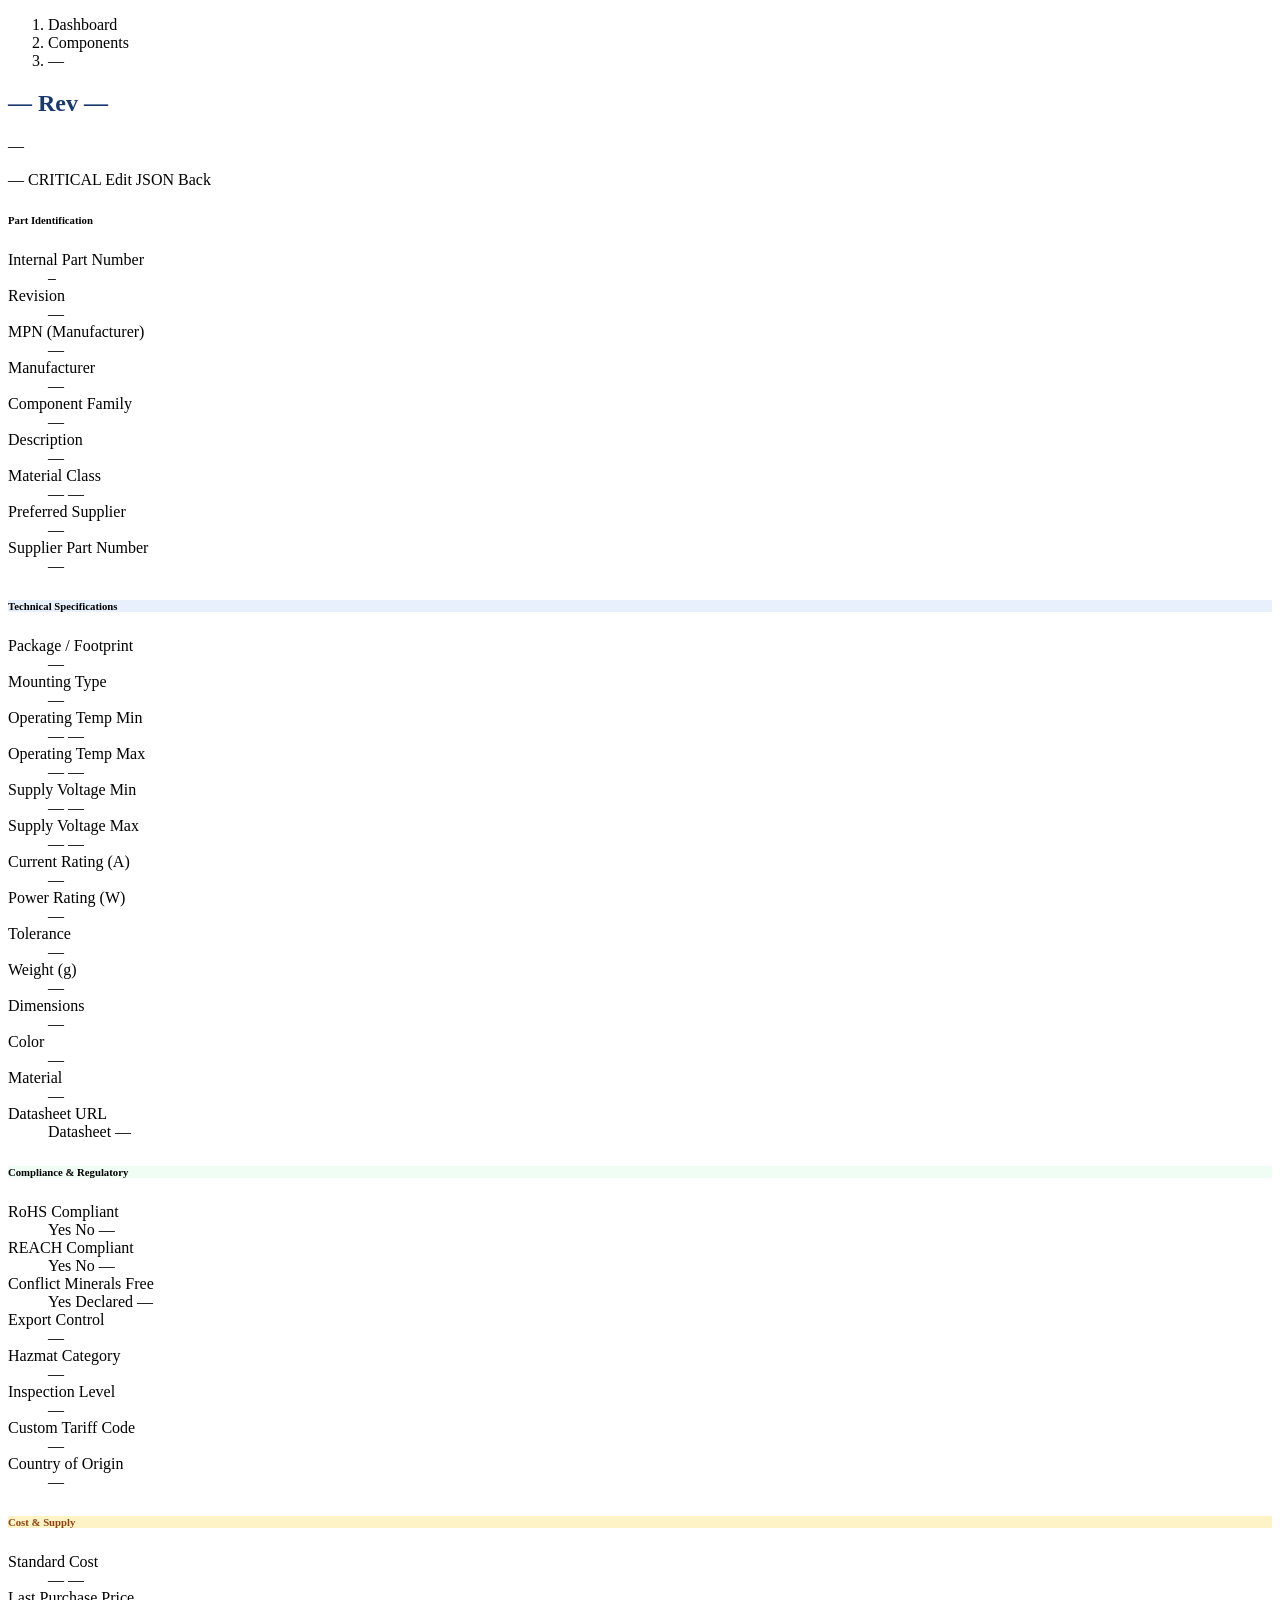
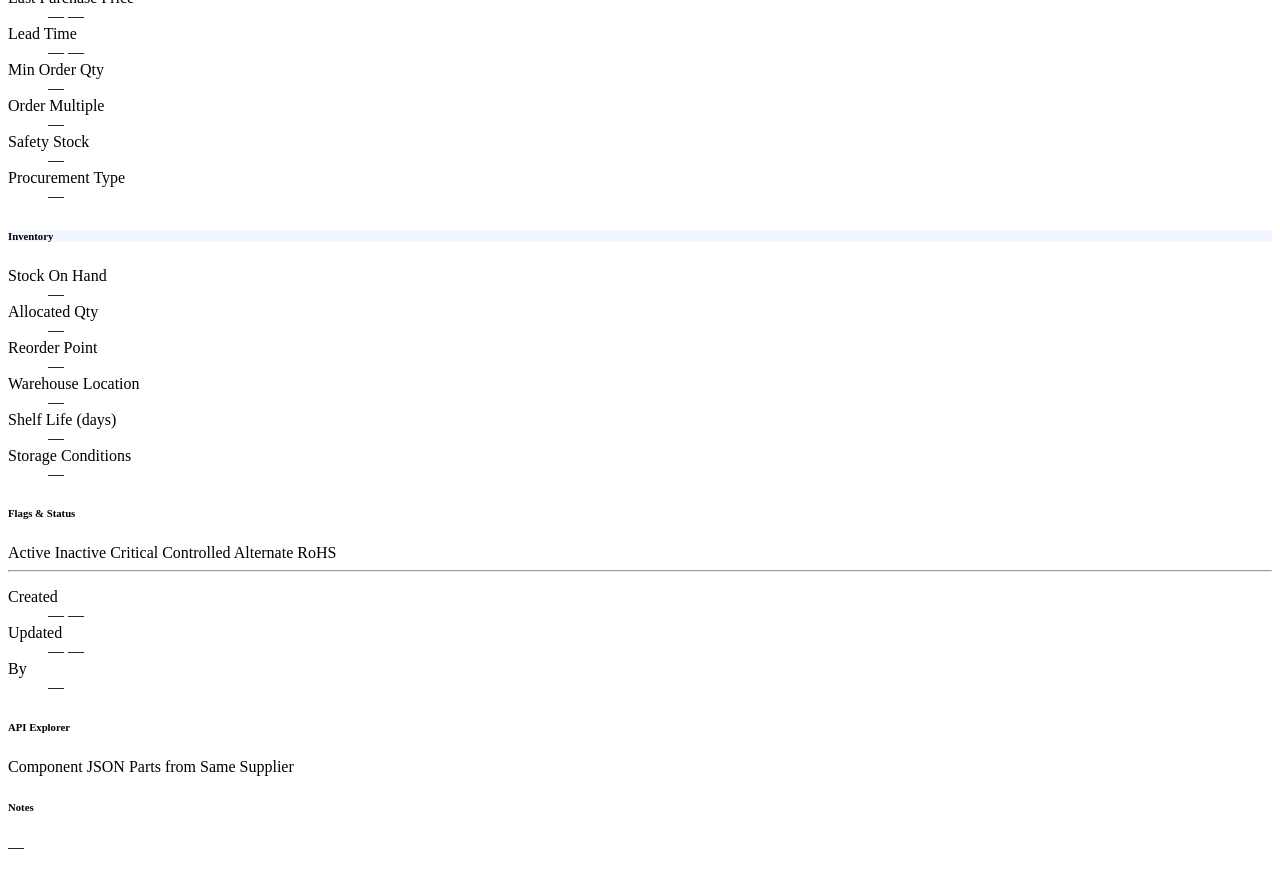
<file: spring-boot/src/main/resources/templates/component/detail.html>
<!DOCTYPE html>
<html lang="en"
      xmlns:th="http://www.thymeleaf.org"
      xmlns:sec="http://www.thymeleaf.org/extras/spring-security"
      th:replace="~{shared/layout :: layout(~{::title}, ~{::main})}">
<head>
  <title th:text="${component.internalPartNumber + ' — bomiq SDM'}">Component — bomiq SDM</title>
</head>
<body>
<main>

  <!-- Breadcrumb -->
  <nav aria-label="breadcrumb" class="mb-3">
    <ol class="breadcrumb small">
      <li class="breadcrumb-item"><a th:href="@{/bom}" class="text-decoration-none">Dashboard</a></li>
      <li class="breadcrumb-item"><a th:href="@{/components}" class="text-decoration-none">Components</a></li>
      <li class="breadcrumb-item active" th:text="${component.internalPartNumber}">—</li>
    </ol>
  </nav>

  <!-- Header -->
  <div class="d-flex justify-content-between align-items-start mb-4 flex-wrap gap-2">
    <div>
      <h2 class="fw-bold mb-1" style="color:#1a3a6e;">
        <i class="bi bi-cpu me-2"></i>
        <span th:text="${component.internalPartNumber}">—</span>
        <span th:if="${component.revision}" class="text-muted fs-5 ms-2">Rev <span th:text="${component.revision}">—</span></span>
      </h2>
      <p class="text-muted mb-0" th:text="${component.componentDescription}">—</p>
    </div>
    <div class="d-flex gap-2 flex-wrap">
      <span th:if="${component.lifecycleStatus != null}"
            th:text="${component.lifecycleStatus.name()}"
            th:classappend="${component.lifecycleStatus.name() == 'ACTIVE' or component.lifecycleStatus.name() == 'PREFERRED'} ? 'badge bg-success fs-6' :
                            (${component.lifecycleStatus.name() == 'OBSOLETE'} ? 'badge bg-danger fs-6' :
                            (${component.lifecycleStatus.name() == 'LAST_TIME_BUY'} ? 'badge bg-warning text-dark fs-6' : 'badge bg-secondary fs-6'))"
            class="badge fs-6 align-self-center">—</span>
      <span th:if="${component.isCritical}" class="badge bg-danger fs-6 align-self-center">
        <i class="bi bi-exclamation-triangle me-1"></i>CRITICAL
      </span>
      <sec:authorize access="hasRole('ROLE_bomiq-admin') or hasRole('ROLE_bomiq-engineer')">
        <a th:href="@{/components/{id}/edit(id=${component.id})}" class="btn btn-primary btn-sm">
          <i class="bi bi-pencil me-1"></i>Edit
        </a>
      </sec:authorize>
      <a th:href="@{/api/v1/components/{id}(id=${component.id})}" target="_blank"
         class="btn btn-outline-primary btn-sm">
        <i class="bi bi-code-slash me-1"></i>JSON
      </a>
      <a th:href="@{/components}" class="btn btn-outline-secondary btn-sm">
        <i class="bi bi-arrow-left me-1"></i>Back
      </a>
    </div>
  </div>

  <div class="row g-4">
    <!-- LEFT COLUMN -->
    <div class="col-lg-8">

      <!-- Identification -->
      <div class="card shadow-sm mb-4">
        <div class="card-header py-2 bg-primary text-white">
          <h6 class="mb-0"><i class="bi bi-fingerprint me-2"></i>Part Identification</h6>
        </div>
        <div class="card-body">
          <dl class="row mb-0 small">
            <dt class="col-sm-4 text-muted">Internal Part Number</dt>
            <dd class="col-sm-8"><code class="fw-bold" th:text="${component.internalPartNumber}">—</code></dd>

            <dt class="col-sm-4 text-muted">Revision</dt>
            <dd class="col-sm-8" th:text="${component.revision ?: '—'}">—</dd>

            <dt class="col-sm-4 text-muted">MPN (Manufacturer)</dt>
            <dd class="col-sm-8" th:text="${component.manufacturerPartNumber ?: '—'}">—</dd>

            <dt class="col-sm-4 text-muted">Manufacturer</dt>
            <dd class="col-sm-8" th:text="${component.manufacturer ?: '—'}">—</dd>

            <dt class="col-sm-4 text-muted">Component Family</dt>
            <dd class="col-sm-8" th:text="${component.componentFamily ?: '—'}">—</dd>

            <dt class="col-sm-4 text-muted">Description</dt>
            <dd class="col-sm-8" th:text="${component.componentDescription ?: '—'}">—</dd>

            <dt class="col-sm-4 text-muted">Material Class</dt>
            <dd class="col-sm-8">
              <span th:if="${component.materialClass != null}"
                    class="badge bg-light text-dark border"
                    th:text="${component.materialClass.className}">—</span>
              <span th:if="${component.materialClass == null}" class="text-muted">—</span>
            </dd>

            <dt class="col-sm-4 text-muted">Preferred Supplier</dt>
            <dd class="col-sm-8" th:text="${component.preferredSupplier?.supplierName ?: '—'}">—</dd>

            <dt class="col-sm-4 text-muted">Supplier Part Number</dt>
            <dd class="col-sm-8" th:text="${component.supplierPartNumber ?: '—'}">—</dd>
          </dl>
        </div>
      </div>

      <!-- Technical Specifications -->
      <div class="card shadow-sm mb-4">
        <div class="card-header py-2" style="background:#e8f0fe;">
          <h6 class="mb-0 text-primary"><i class="bi bi-tools me-2"></i>Technical Specifications</h6>
        </div>
        <div class="card-body">
          <dl class="row mb-0 small">
            <dt class="col-sm-4 text-muted">Package / Footprint</dt>
            <dd class="col-sm-8" th:text="${component.packageType ?: '—'}">—</dd>

            <dt class="col-sm-4 text-muted">Mounting Type</dt>
            <dd class="col-sm-8" th:text="${component.mountingType ?: '—'}">—</dd>

            <dt class="col-sm-4 text-muted">Operating Temp Min</dt>
            <dd class="col-sm-8">
              <span th:if="${component.operatingTempMin != null}"
                    th:text="${component.operatingTempMin + ' °C'}">—</span>
              <span th:if="${component.operatingTempMin == null}" class="text-muted">—</span>
            </dd>

            <dt class="col-sm-4 text-muted">Operating Temp Max</dt>
            <dd class="col-sm-8">
              <span th:if="${component.operatingTempMax != null}"
                    th:text="${component.operatingTempMax + ' °C'}">—</span>
              <span th:if="${component.operatingTempMax == null}" class="text-muted">—</span>
            </dd>

            <dt class="col-sm-4 text-muted">Supply Voltage Min</dt>
            <dd class="col-sm-8">
              <span th:if="${component.voltageRatingMin != null}"
                    th:text="${component.voltageRatingMin + ' V'}">—</span>
              <span th:if="${component.voltageRatingMin == null}" class="text-muted">—</span>
            </dd>

            <dt class="col-sm-4 text-muted">Supply Voltage Max</dt>
            <dd class="col-sm-8">
              <span th:if="${component.voltageRatingMax != null}"
                    th:text="${component.voltageRatingMax + ' V'}">—</span>
              <span th:if="${component.voltageRatingMax == null}" class="text-muted">—</span>
            </dd>

            <dt class="col-sm-4 text-muted">Current Rating (A)</dt>
            <dd class="col-sm-8" th:text="${component.currentRating != null ? component.currentRating + ' A' : '—'}">—</dd>

            <dt class="col-sm-4 text-muted">Power Rating (W)</dt>
            <dd class="col-sm-8" th:text="${component.powerRating != null ? component.powerRating + ' W' : '—'}">—</dd>

            <dt class="col-sm-4 text-muted">Tolerance</dt>
            <dd class="col-sm-8" th:text="${component.tolerance ?: '—'}">—</dd>

            <dt class="col-sm-4 text-muted">Weight (g)</dt>
            <dd class="col-sm-8" th:text="${component.weightGrams != null ? component.weightGrams + ' g' : '—'}">—</dd>

            <dt class="col-sm-4 text-muted">Dimensions</dt>
            <dd class="col-sm-8" th:text="${component.dimensions ?: '—'}">—</dd>

            <dt class="col-sm-4 text-muted">Color</dt>
            <dd class="col-sm-8" th:text="${component.color ?: '—'}">—</dd>

            <dt class="col-sm-4 text-muted">Material</dt>
            <dd class="col-sm-8" th:text="${component.material ?: '—'}">—</dd>

            <dt class="col-sm-4 text-muted">Datasheet URL</dt>
            <dd class="col-sm-8">
              <a th:if="${component.datasheetUrl != null}"
                 th:href="${component.datasheetUrl}"
                 target="_blank" class="text-decoration-none small">
                <i class="bi bi-file-pdf me-1 text-danger"></i>Datasheet
              </a>
              <span th:if="${component.datasheetUrl == null}" class="text-muted">—</span>
            </dd>
          </dl>
        </div>
      </div>

      <!-- Compliance & Regulatory -->
      <div class="card shadow-sm mb-4">
        <div class="card-header py-2" style="background:#f0fdf4;">
          <h6 class="mb-0 text-success"><i class="bi bi-shield-check me-2"></i>Compliance & Regulatory</h6>
        </div>
        <div class="card-body">
          <dl class="row mb-0 small">
            <dt class="col-sm-4 text-muted">RoHS Compliant</dt>
            <dd class="col-sm-8">
              <span th:if="${component.rohsCompliant != null and component.rohsCompliant}"
                    class="badge bg-success">Yes</span>
              <span th:if="${component.rohsCompliant != null and !component.rohsCompliant}"
                    class="badge bg-danger">No</span>
              <span th:if="${component.rohsCompliant == null}" class="text-muted">—</span>
            </dd>

            <dt class="col-sm-4 text-muted">REACH Compliant</dt>
            <dd class="col-sm-8">
              <span th:if="${component.reachCompliant != null and component.reachCompliant}"
                    class="badge bg-success">Yes</span>
              <span th:if="${component.reachCompliant != null and !component.reachCompliant}"
                    class="badge bg-danger">No</span>
              <span th:if="${component.reachCompliant == null}" class="text-muted">—</span>
            </dd>

            <dt class="col-sm-4 text-muted">Conflict Minerals Free</dt>
            <dd class="col-sm-8">
              <span th:if="${component.conflictMineralsFree != null and component.conflictMineralsFree}"
                    class="badge bg-success">Yes</span>
              <span th:if="${component.conflictMineralsFree != null and !component.conflictMineralsFree}"
                    class="badge bg-warning text-dark">Declared</span>
              <span th:if="${component.conflictMineralsFree == null}" class="text-muted">—</span>
            </dd>

            <dt class="col-sm-4 text-muted">Export Control</dt>
            <dd class="col-sm-8" th:text="${component.exportControlClassification ?: '—'}">—</dd>

            <dt class="col-sm-4 text-muted">Hazmat Category</dt>
            <dd class="col-sm-8" th:text="${component.hazmatCategory ?: '—'}">—</dd>

            <dt class="col-sm-4 text-muted">Inspection Level</dt>
            <dd class="col-sm-8" th:text="${component.inspectionLevel?.name() ?: '—'}">—</dd>

            <dt class="col-sm-4 text-muted">Custom Tariff Code</dt>
            <dd class="col-sm-8" th:text="${component.customsTariffCode ?: '—'}">—</dd>

            <dt class="col-sm-4 text-muted">Country of Origin</dt>
            <dd class="col-sm-8" th:text="${component.countryOfOrigin ?: '—'}">—</dd>
          </dl>
        </div>
      </div>
    </div>

    <!-- RIGHT COLUMN -->
    <div class="col-lg-4">
      <!-- Cost & Supply -->
      <div class="card shadow-sm mb-4">
        <div class="card-header py-2" style="background:#fef3c7;">
          <h6 class="mb-0" style="color:#92400e;"><i class="bi bi-currency-dollar me-2"></i>Cost & Supply</h6>
        </div>
        <div class="card-body">
          <dl class="row mb-0 small">
            <dt class="col-6 text-muted">Standard Cost</dt>
            <dd class="col-6 fw-bold text-success">
              <span th:if="${component.standardCost != null}"
                    th:text="'$' + ${#numbers.formatDecimal(component.standardCost, 1, 4)}">—</span>
              <span th:if="${component.standardCost == null}" class="text-muted fw-normal">—</span>
            </dd>

            <dt class="col-6 text-muted">Last Purchase Price</dt>
            <dd class="col-6">
              <span th:if="${component.lastPurchasePrice != null}"
                    th:text="'$' + ${#numbers.formatDecimal(component.lastPurchasePrice, 1, 4)}">—</span>
              <span th:if="${component.lastPurchasePrice == null}" class="text-muted">—</span>
            </dd>

            <dt class="col-6 text-muted">Lead Time</dt>
            <dd class="col-6">
              <span th:if="${component.leadTimeDays != null}"
                    th:text="${component.leadTimeDays + ' days'}">—</span>
              <span th:if="${component.leadTimeDays == null}" class="text-muted">—</span>
            </dd>

            <dt class="col-6 text-muted">Min Order Qty</dt>
            <dd class="col-6" th:text="${component.minimumOrderQuantity ?: '—'}">—</dd>

            <dt class="col-6 text-muted">Order Multiple</dt>
            <dd class="col-6" th:text="${component.orderMultiple ?: '—'}">—</dd>

            <dt class="col-6 text-muted">Safety Stock</dt>
            <dd class="col-6" th:text="${component.safetyStockDays != null ? component.safetyStockDays + ' d' : '—'}">—</dd>

            <dt class="col-6 text-muted">Procurement Type</dt>
            <dd class="col-6" th:text="${component.procurementType?.name() ?: '—'}">—</dd>
          </dl>
        </div>
      </div>

      <!-- Inventory -->
      <div class="card shadow-sm mb-4">
        <div class="card-header py-2" style="background:#f0f5ff;">
          <h6 class="mb-0 text-primary"><i class="bi bi-boxes me-2"></i>Inventory</h6>
        </div>
        <div class="card-body">
          <dl class="row mb-0 small">
            <dt class="col-6 text-muted">Stock On Hand</dt>
            <dd class="col-6" th:text="${component.stockOnHand ?: '—'}">—</dd>

            <dt class="col-6 text-muted">Allocated Qty</dt>
            <dd class="col-6" th:text="${component.allocatedQuantity ?: '—'}">—</dd>

            <dt class="col-6 text-muted">Reorder Point</dt>
            <dd class="col-6" th:text="${component.reorderPoint ?: '—'}">—</dd>

            <dt class="col-6 text-muted">Warehouse Location</dt>
            <dd class="col-6" th:text="${component.warehouseLocation ?: '—'}">—</dd>

            <dt class="col-6 text-muted">Shelf Life (days)</dt>
            <dd class="col-6" th:text="${component.shelfLifeDays ?: '—'}">—</dd>

            <dt class="col-6 text-muted">Storage Conditions</dt>
            <dd class="col-6" th:text="${component.storageConditions ?: '—'}">—</dd>
          </dl>
        </div>
      </div>

      <!-- Flags -->
      <div class="card shadow-sm mb-4">
        <div class="card-header py-2">
          <h6 class="mb-0"><i class="bi bi-flag me-2 text-danger"></i>Flags & Status</h6>
        </div>
        <div class="card-body">
          <div class="d-flex flex-wrap gap-2 small">
            <span th:if="${component.isActive}" class="badge bg-success">Active</span>
            <span th:unless="${component.isActive}" class="badge bg-secondary">Inactive</span>
            <span th:if="${component.isCritical}" class="badge bg-danger">Critical</span>
            <span th:if="${component.isControlled}" class="badge bg-warning text-dark">Controlled</span>
            <span th:if="${component.isAlternate}" class="badge bg-info">Alternate</span>
            <span th:if="${component.rohsCompliant}" class="badge bg-success">RoHS</span>
          </div>
          <hr class="my-3"/>
          <dl class="row mb-0 small">
            <dt class="col-6 text-muted">Created</dt>
            <dd class="col-6">
              <span th:if="${component.createdAt != null}"
                    th:text="${#temporals.format(component.createdAt, 'yyyy-MM-dd')}">—</span>
              <span th:if="${component.createdAt == null}" class="text-muted">—</span>
            </dd>
            <dt class="col-6 text-muted">Updated</dt>
            <dd class="col-6">
              <span th:if="${component.updatedAt != null}"
                    th:text="${#temporals.format(component.updatedAt, 'yyyy-MM-dd')}">—</span>
              <span th:if="${component.updatedAt == null}" class="text-muted">—</span>
            </dd>
            <dt class="col-6 text-muted">By</dt>
            <dd class="col-6" th:text="${component.createdBy ?: '—'}">—</dd>
          </dl>
        </div>
      </div>

      <!-- API Quick Links -->
      <div class="card shadow-sm" id="apiExplorerBtns">
        <div class="card-header py-2 bg-light">
          <h6 class="mb-0 small fw-semibold"><i class="bi bi-code-slash me-2 text-primary"></i>API Explorer</h6>
        </div>
        <div class="card-body d-grid gap-2">
          <a th:href="@{/api/v1/components/{id}(id=${component.id})}" target="_blank"
             class="btn btn-outline-primary btn-sm">
            <i class="bi bi-braces me-1"></i>Component JSON
          </a>
          <a th:href="@{/api/v1/components/by-supplier/{sid}(sid=${component.preferredSupplier?.id})}"
             th:if="${component.preferredSupplier != null}"
             target="_blank"
             class="btn btn-outline-secondary btn-sm">
            <i class="bi bi-truck me-1"></i>Parts from Same Supplier
          </a>
        </div>
      </div>

    </div>
  </div>

  <!-- Notes -->
  <div class="card shadow-sm mt-2" th:if="${component.notes != null}">
    <div class="card-header py-2">
      <h6 class="mb-0 small"><i class="bi bi-sticky me-2 text-warning"></i>Notes</h6>
    </div>
    <div class="card-body">
      <p class="mb-0 small" th:text="${component.notes}">—</p>
    </div>
  </div>

</main>
</html>
</file>
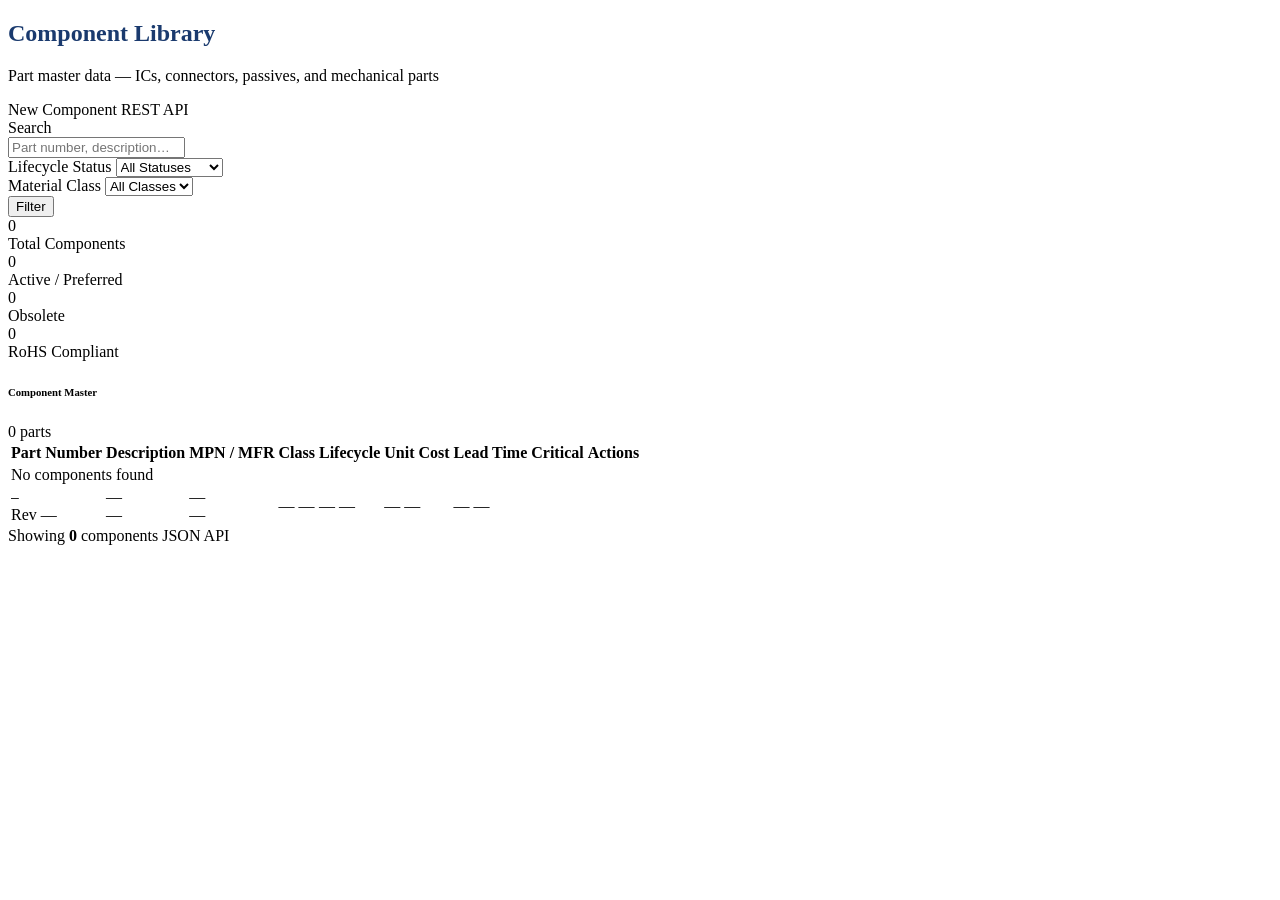
<file: spring-boot/src/main/resources/templates/component/list.html>
<!DOCTYPE html>
<html lang="en"
      xmlns:th="http://www.thymeleaf.org"
      xmlns:sec="http://www.thymeleaf.org/extras/spring-security"
      th:replace="~{shared/layout :: layout(~{::title}, ~{::main})}">
<head>
  <title>Components — bomiq SDM</title>
</head>
<body>
<main>
  <div class="d-flex justify-content-between align-items-center mb-4">
    <div>
      <h2 class="fw-bold mb-1" style="color:#1a3a6e;">
        <i class="bi bi-cpu me-2"></i>Component Library
      </h2>
      <p class="text-muted small mb-0">Part master data — ICs, connectors, passives, and mechanical parts</p>
    </div>
    <div class="d-flex gap-2">
      <sec:authorize access="hasRole('ROLE_bomiq-admin') or hasRole('ROLE_bomiq-engineer')">
        <a th:href="@{/components/new}" class="btn btn-primary btn-sm">
          <i class="bi bi-plus-circle me-1"></i>New Component
        </a>
      </sec:authorize>
      <a th:href="@{/api/v1/components}" target="_blank" class="btn btn-outline-primary btn-sm">
        <i class="bi bi-code-slash me-1"></i>REST API
      </a>
    </div>
  </div>

  <!-- Search & Filter -->
  <div class="card shadow-sm mb-4">
    <div class="card-body py-3">
      <form th:action="@{/components}" method="get" class="row g-2 align-items-end">
        <div class="col-md-4">
          <label class="form-label small fw-semibold">Search</label>
          <div class="input-group input-group-sm">
            <span class="input-group-text"><i class="bi bi-search"></i></span>
            <input type="text" name="q" class="form-control"
                   placeholder="Part number, description…"
                   th:value="${searchQuery}" id="searchInput"/>
            <button type="button" class="btn btn-outline-secondary" id="clearSearchBtn"
                    style="display:none;">×</button>
          </div>
        </div>
        <div class="col-md-3">
          <label class="form-label small fw-semibold">Lifecycle Status</label>
          <select name="lifecycle" class="form-select form-select-sm">
            <option value="">All Statuses</option>
            <option value="ACTIVE"       th:selected="${selectedLifecycle == 'ACTIVE'}">Active</option>
            <option value="PREFERRED"    th:selected="${selectedLifecycle == 'PREFERRED'}">Preferred</option>
            <option value="LAST_TIME_BUY" th:selected="${selectedLifecycle == 'LAST_TIME_BUY'}">Last Time Buy</option>
            <option value="OBSOLETE"     th:selected="${selectedLifecycle == 'OBSOLETE'}">Obsolete</option>
            <option value="NRND"         th:selected="${selectedLifecycle == 'NRND'}">NRND</option>
            <option value="ENGINEERING_SAMPLE" th:selected="${selectedLifecycle == 'ENGINEERING_SAMPLE'}">Eng Sample</option>
          </select>
        </div>
        <div class="col-md-3">
          <label class="form-label small fw-semibold">Material Class</label>
          <select name="materialClassId" class="form-select form-select-sm">
            <option value="">All Classes</option>
            <option th:each="mc : ${materialClasses}"
                    th:value="${mc.id}"
                    th:text="${mc.className}"
                    th:selected="${mc.id == selectedMaterialClassId}">—</option>
          </select>
        </div>
        <div class="col-md-2 d-flex gap-2">
          <button type="submit" class="btn btn-primary btn-sm flex-fill">
            <i class="bi bi-funnel me-1"></i>Filter
          </button>
          <a th:href="@{/components}" class="btn btn-outline-secondary btn-sm">
            <i class="bi bi-x"></i>
          </a>
        </div>
      </form>
    </div>
  </div>

  <!-- Stats -->
  <div class="row g-3 mb-4">
    <div class="col-6 col-md-3">
      <div class="card sr-stat-card h-100 p-3">
        <div class="sr-stat-value" th:text="${#lists.size(components)}">0</div>
        <div class="sr-stat-label">Total Components</div>
      </div>
    </div>
    <div class="col-6 col-md-3">
      <div class="card sr-stat-card sr-stat-card-success h-100 p-3">
        <div class="sr-stat-value"
             th:text="${activePreferredCount}">0</div>
        <div class="sr-stat-label">Active / Preferred</div>
      </div>
    </div>
    <div class="col-6 col-md-3">
      <div class="card sr-stat-card sr-stat-card-warning h-100 p-3">
        <div class="sr-stat-value"
             th:text="${obsoleteCount}">0</div>
        <div class="sr-stat-label">Obsolete</div>
      </div>
    </div>
    <div class="col-6 col-md-3">
      <div class="card sr-stat-card sr-stat-card-info h-100 p-3">
        <div class="sr-stat-value"
             th:text="${criticalCount}">0</div>
        <div class="sr-stat-label">RoHS Compliant</div>
      </div>
    </div>
  </div>

  <!-- Component Table -->
  <div class="card shadow-sm">
    <div class="card-header py-3 d-flex justify-content-between">
      <h6 class="mb-0 fw-semibold"><i class="bi bi-table me-2 text-primary"></i>Component Master</h6>
      <span class="badge bg-light text-dark" th:text="${#lists.size(components)} + ' parts'">0 parts</span>
    </div>
    <div class="card-body p-0">
      <div class="table-responsive">
        <table class="table bomiq-table table-hover mb-0">
          <thead>
          <tr>
            <th>Part Number</th>
            <th>Description</th>
            <th>MPN / MFR</th>
            <th>Class</th>
            <th>Lifecycle</th>
            <th>Unit Cost</th>
            <th>Lead Time</th>
            <th>Critical</th>
            <th>Actions</th>
          </tr>
          </thead>
          <tbody>
          <tr th:if="${#lists.isEmpty(components)}">
            <td colspan="9" class="text-center py-4 text-muted">
              <i class="bi bi-inbox fs-3 d-block mb-2"></i>No components found
            </td>
          </tr>
          <tr th:each="comp : ${components}">
            <td>
              <code class="fw-semibold" th:text="${comp.partNumber}">—</code>
              <div th:if="${comp.partRevision}" class="text-muted small">Rev <span th:text="${comp.partRevision}">—</span></div>
            </td>
            <td>
              <div th:text="${comp.partDescription}">—</div>
              <div th:if="${comp.partName}" class="text-muted small" th:text="${comp.partName}">—</div>
            </td>
            <td>
              <div th:text="${comp.manufacturerPartNo ?: '—'}">—</div>
              <div th:if="${comp.manufacturerName}" class="text-muted small" th:text="${comp.manufacturerName}">—</div>
            </td>
            <td>
                <span th:if="${comp.materialClass != null}"
                      class="badge bg-light text-dark border"
                      th:text="${comp.materialClass.className}">—</span>
              <span th:if="${comp.materialClass == null}" class="text-muted small">—</span>
            </td>
            <td>
                <span th:if="${comp.lifecycleStatus != null}"
                      th:text="${comp.lifecycleStatus.name()}"
                      th:classappend="${comp.lifecycleStatus.name() == 'ACTIVE' or comp.lifecycleStatus.name() == 'PREFERRED'} ? 'badge bg-success' :
                                      (${comp.lifecycleStatus.name() == 'OBSOLETE'} ? 'badge bg-danger' :
                                      (${comp.lifecycleStatus.name() == 'LAST_TIME_BUY'} ? 'badge bg-warning text-dark' : 'badge bg-secondary'))"
                      class="badge">—</span>
              <span th:if="${comp.lifecycleStatus == null}" class="text-muted small">—</span>
            </td>
            <td>
                <span th:if="${comp.standardCost != null}"
                      th:text="'$' + ${#numbers.formatDecimal(comp.standardCost, 1, 4)}">—</span>
              <span th:if="${comp.standardCost == null}" class="text-muted">—</span>
            </td>
            <td>
                <span th:if="${comp.shelfLifeDays != null}"
                      th:text="${comp.shelfLifeDays + ' d'}">—</span>
              <span th:if="${comp.shelfLifeDays == null}" class="text-muted">—</span>
            </td>
            <td class="text-center">
              <i th:if="${comp.rohsCompliant}" class="bi bi-exclamation-triangle-fill text-danger"
                 data-bs-toggle="tooltip" title="Critical Component"></i>
              <i th:unless="${comp.rohsCompliant}" class="bi bi-dash text-muted"></i>
            </td>
            <td>
              <a th:href="@{/components/{id}(id=${comp.id})}" class="btn btn-outline-primary btn-sm">
                <i class="bi bi-eye"></i>
              </a>
              <sec:authorize access="hasRole('ROLE_bomiq-admin') or hasRole('ROLE_bomiq-engineer')">
                <a th:href="@{/components/{id}/edit(id=${comp.id})}" class="btn btn-outline-secondary btn-sm">
                  <i class="bi bi-pencil"></i>
                </a>
              </sec:authorize>
            </td>
          </tr>
          </tbody>
        </table>
      </div>
    </div>
    <div class="card-footer text-muted small d-flex justify-content-between">
      <span>Showing <strong th:text="${#lists.size(components)}">0</strong> components</span>
      <a th:href="@{/api/v1/components}" target="_blank" class="text-decoration-none small">
        <i class="bi bi-code-slash me-1"></i>JSON API
      </a>
    </div>
  </div>
</main>
</html>
</file>
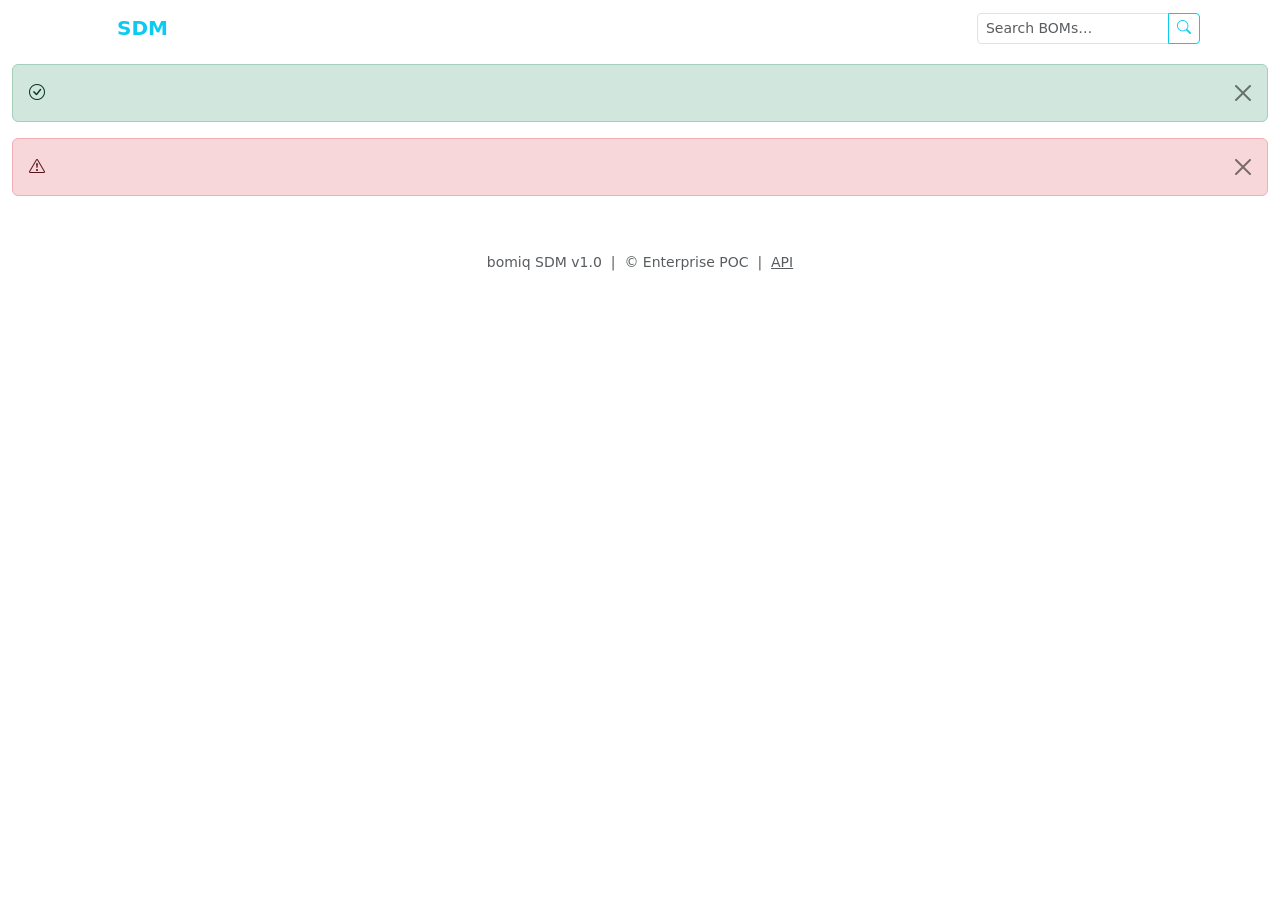
<file: spring-boot/src/main/resources/templates/shared/layout.html>
<!DOCTYPE html>
<html xmlns:th="http://www.thymeleaf.org"
      xmlns:sec="http://www.thymeleaf.org/extras/spring-security"
      th:fragment="layout(title, content)">
<head>
  <meta charset="UTF-8"/>
  <meta name="viewport" content="width=device-width, initial-scale=1"/>
  <title th:text="${title} + ' | bomiq SDM'">bomiq SDM</title>

  <!-- Bootstrap 5.3 -->
  <link href="https://cdn.jsdelivr.net/npm/bootstrap@5.3.3/dist/css/bootstrap.min.css" rel="stylesheet"/>
  <!-- Bootstrap Icons -->
  <link href="https://cdn.jsdelivr.net/npm/bootstrap-icons@1.11.3/font/bootstrap-icons.min.css" rel="stylesheet"/>
  <!-- Custom light-blue theme -->
  <link th:href="@{/css/bomiq.css}" rel="stylesheet"/>
</head>
<body class="bomiq-body">

<!-- ── Navbar ──────────────────────────────────────────────────────── -->
<nav class="navbar navbar-expand-lg navbar-dark bomiq-navbar sticky-top">
  <div class="container-fluid">

    <a class="navbar-brand d-flex align-items-center gap-2" th:href="@{/bom}">
      <i class="bi bi-layers-half fs-5"></i>
      <span class="fw-semibold">bomiq <span class="text-info">SDM</span></span>
    </a>

    <button class="navbar-toggler" type="button" data-bs-toggle="collapse"
            data-bs-target="#navbarMain">
      <span class="navbar-toggler-icon"></span>
    </button>

    <div class="collapse navbar-collapse" id="navbarMain">
      <ul class="navbar-nav me-auto mb-2 mb-lg-0">

        <li class="nav-item">
          <a class="nav-link" th:href="@{/bom}"
             th:classappend="${#httpServletRequest != null and #httpServletRequest.requestURI.contains('/bom')} ? 'active' : ''">
            <i class="bi bi-list-ul me-1"></i>BOMs
          </a>
        </li>
        <li class="nav-item">
          <a class="nav-link" th:href="@{/components}"
             th:classappend="${#httpServletRequest != null and #httpServletRequest.requestURI.contains('/component')} ? 'active' : ''">
            <i class="bi bi-cpu me-1"></i>Components
          </a>
        </li>
        <li class="nav-item">
          <a class="nav-link" th:href="@{/suppliers}"
             th:classappend="${#httpServletRequest != null and #httpServletRequest.requestURI.contains('/supplier')} ? 'active' : ''">
            <i class="bi bi-building me-1"></i>Suppliers
          </a>
        </li>

        <li class="nav-item dropdown">
          <a class="nav-link dropdown-toggle" href="#" data-bs-toggle="dropdown">
            <i class="bi bi-gear me-1"></i>Admin
          </a>
          <ul class="dropdown-menu dropdown-menu-dark">
            <li><a class="dropdown-item" th:href="@{/bom/new}">
              <i class="bi bi-plus-circle me-1"></i>New BOM</a></li>
            <li><hr class="dropdown-divider"/></li>
            <li><a class="dropdown-item" th:href="@{/actuator/health}" target="_blank">
              <i class="bi bi-heart-pulse me-1"></i>Health</a></li>
          </ul>
        </li>
      </ul>

      <!-- Search -->
      <form class="d-flex me-3" th:action="@{/bom}" method="get">
        <div class="input-group input-group-sm">
          <input class="form-control bomiq-search" type="search" name="q"
                 placeholder="Search BOMs…" aria-label="Search"/>
          <button class="btn btn-outline-info" type="submit">
            <i class="bi bi-search"></i>
          </button>
        </div>
      </form>

      <!-- User menu -->
      <ul class="navbar-nav">
        <li class="nav-item dropdown">
          <a class="nav-link dropdown-toggle d-flex align-items-center gap-1" href="#"
             data-bs-toggle="dropdown">
            <i class="bi bi-person-circle"></i>
            <span th:text="${user} ?: 'User'" class="d-none d-md-inline small"></span>
          </a>
          <ul class="dropdown-menu dropdown-menu-end dropdown-menu-dark">
            <li class="dropdown-item-text small text-muted" th:text="${user}">username</li>
            <li><hr class="dropdown-divider"/></li>
            <li>
              <form th:action="@{/logout}" method="post" class="d-inline">
                <input type="hidden" th:name="${_csrf.parameterName}" th:value="${_csrf.token}"/>
                <button type="submit" class="dropdown-item text-danger">
                  <i class="bi bi-box-arrow-right me-1"></i>Logout
                </button>
              </form>
            </li>
          </ul>
        </li>
      </ul>
    </div>
  </div>
</nav>

<!-- ── Flash messages ──────────────────────────────────────────────── -->
<div class="container-fluid mt-2" th:if="${successMsg}">
  <div class="alert alert-success alert-dismissible fade show" role="alert">
    <i class="bi bi-check-circle me-1"></i>
    <span th:text="${successMsg}"></span>
    <button type="button" class="btn-close" data-bs-dismiss="alert"></button>
  </div>
</div>
<div class="container-fluid mt-2" th:if="${errorMsg}">
  <div class="alert alert-danger alert-dismissible fade show" role="alert">
    <i class="bi bi-exclamation-triangle me-1"></i>
    <span th:text="${errorMsg}"></span>
    <button type="button" class="btn-close" data-bs-dismiss="alert"></button>
  </div>
</div>

<!-- ── Main content ────────────────────────────────────────────────── -->
<main class="container-fluid py-3">
  <th:block th:replace="${content}"/>
</main>

<!-- ── Footer ─────────────────────────────────────────────────────── -->
<footer class="bomiq-footer mt-auto py-2 text-center small text-muted">
  bomiq SDM v1.0 &nbsp;|&nbsp;
  <span th:text="${#dates.format(#dates.createNow(),'yyyy')}"></span>
  &copy; Enterprise POC
  &nbsp;|&nbsp;
  <a th:href="@{/api/v1/public/health}" target="_blank" class="text-muted">API</a>
</footer>

<script src="https://cdn.jsdelivr.net/npm/bootstrap@5.3.3/dist/js/bootstrap.bundle.min.js"></script>
<script th:src="@{/js/bomiq.js}"></script>
</body>
</html>
</file>
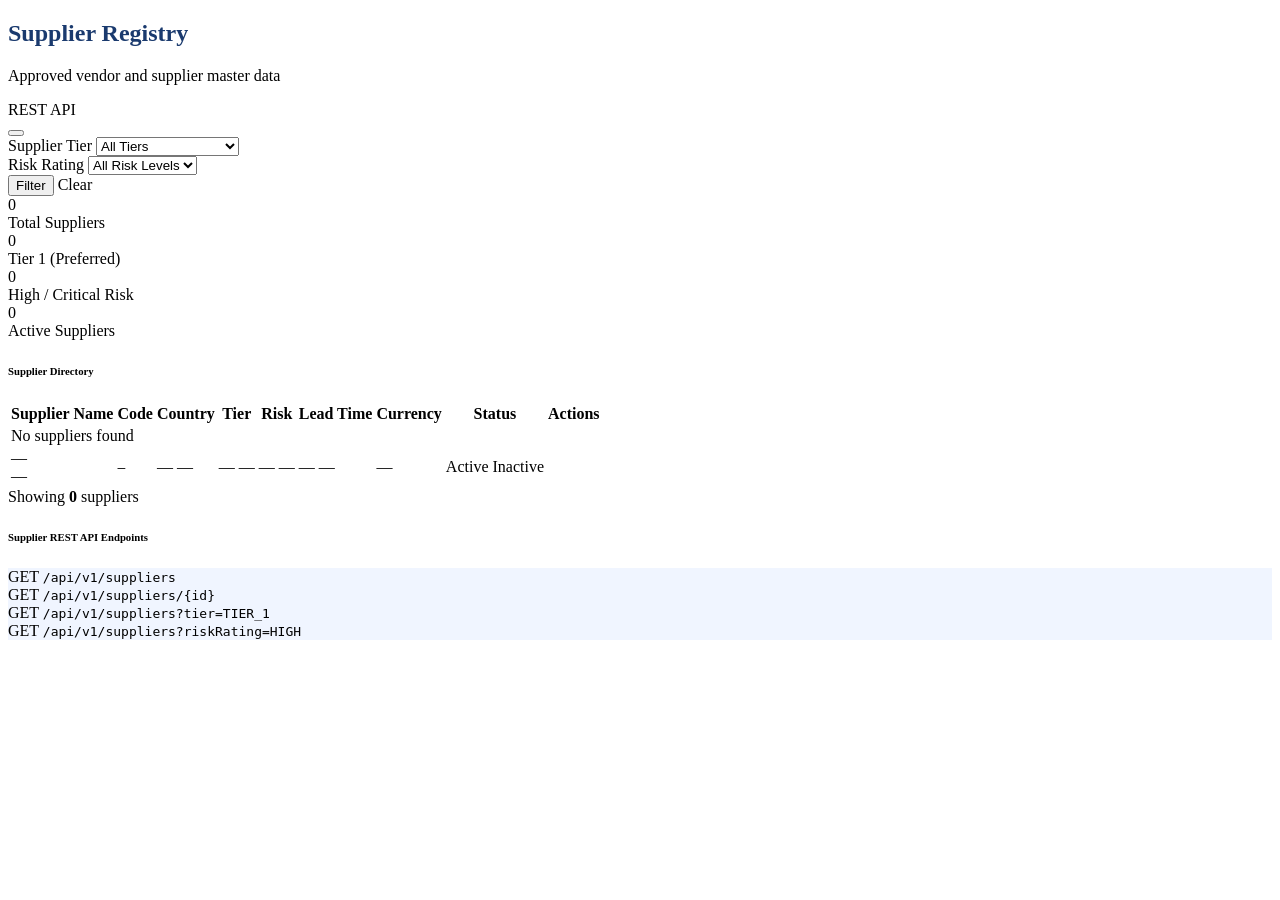
<file: spring-boot/src/main/resources/templates/supplier/list.html>
<!DOCTYPE html>
<html lang="en"
      xmlns:th="http://www.thymeleaf.org"
      xmlns:sec="http://www.thymeleaf.org/extras/spring-security"
      th:replace="~{shared/layout :: layout(~{::title}, ~{::main})}">
<head>
  <title>Suppliers — bomiq SDM</title>
</head>
<body>
<main>
  <div class="d-flex justify-content-between align-items-center mb-4">
    <div>
      <h2 class="fw-bold mb-1" style="color:#1a3a6e;">
        <i class="bi bi-truck me-2"></i>Supplier Registry
      </h2>
      <p class="text-muted small mb-0">Approved vendor and supplier master data</p>
    </div>
    <a th:href="@{/api/v1/suppliers}" target="_blank" class="btn btn-outline-primary btn-sm">
      <i class="bi bi-code-slash me-1"></i>REST API
    </a>
  </div>

  <!-- Flash messages -->
  <div th:if="${successMessage}" class="alert alert-success alert-dismissible fade show" role="alert">
    <i class="bi bi-check-circle me-1"></i>
    <span th:text="${successMessage}"></span>
    <button type="button" class="btn-close" data-bs-dismiss="alert"></button>
  </div>

  <!-- Filter bar -->
  <div class="card shadow-sm mb-4">
    <div class="card-body py-3">
      <form th:action="@{/suppliers}" method="get" class="row g-2 align-items-end">
        <div class="col-md-4">
          <label class="form-label small fw-semibold">Supplier Tier</label>
          <select name="tier" class="form-select form-select-sm">
            <option value="">All Tiers</option>
            <option value="TIER_1" th:selected="${selectedTier == 'TIER1'}">Tier 1 — Preferred</option>
            <option value="TIER_2" th:selected="${selectedTier == 'TIER2'}">Tier 2 — Approved</option>
            <option value="TIER_3" th:selected="${selectedTier == 'TIER3'}">Tier 3 — Conditional</option>
            <option value="SPOT"   th:selected="${selectedTier == 'SPOT'}">Spot / One-time</option>
          </select>
        </div>
        <div class="col-md-4">
          <label class="form-label small fw-semibold">Risk Rating</label>
          <select name="risk" class="form-select form-select-sm">
            <option value="">All Risk Levels</option>
            <option value="LOW"      th:selected="${selectedRisk == 'LOW'}">Low</option>
            <option value="MEDIUM"   th:selected="${selectedRisk == 'MEDIUM'}">Medium</option>
            <option value="HIGH"     th:selected="${selectedRisk == 'HIGH'}">High</option>
            <option value="CRITICAL" th:selected="${selectedRisk == 'CRITICAL'}">Critical</option>
          </select>
        </div>
        <div class="col-md-4 d-flex gap-2">
          <button type="submit" class="btn btn-primary btn-sm">
            <i class="bi bi-funnel me-1"></i>Filter
          </button>
          <a th:href="@{/suppliers}" class="btn btn-outline-secondary btn-sm">
            <i class="bi bi-x-circle me-1"></i>Clear
          </a>
        </div>
      </form>
    </div>
  </div>

  <!-- Stats cards -->
  <div class="row g-3 mb-4">
    <div class="col-6 col-md-3">
      <div class="card sr-stat-card h-100 p-3">
        <div class="sr-stat-value" th:text="${#lists.size(suppliers)}">0</div>
        <div class="sr-stat-label">Total Suppliers</div>
      </div>
    </div>
    <div class="col-6 col-md-3">
      <div class="card sr-stat-card sr-stat-card-success h-100 p-3">
        <div class="sr-stat-value"
             th:text="${tier1Count}">0</div>
        <div class="sr-stat-label">Tier 1 (Preferred)</div>
      </div>
    </div>
    <div class="col-6 col-md-3">
      <div class="card sr-stat-card sr-stat-card-warning h-100 p-3">
        <div class="sr-stat-value"
             th:text="${highRiskCount}">0</div>
        <div class="sr-stat-label">High / Critical Risk</div>
      </div>
    </div>
    <div class="col-6 col-md-3">
      <div class="card sr-stat-card sr-stat-card-info h-100 p-3">
        <div class="sr-stat-value"
             th:text="${activeCount}">0</div>
        <div class="sr-stat-label">Active Suppliers</div>
      </div>
    </div>
  </div>

  <!-- Supplier table -->
  <div class="card shadow-sm">
    <div class="card-header py-3">
      <h6 class="mb-0 fw-semibold"><i class="bi bi-table me-2 text-primary"></i>Supplier Directory</h6>
    </div>
    <div class="card-body p-0">
      <div class="table-responsive">
        <table class="table bomiq-table table-hover mb-0">
          <thead>
          <tr>
            <th>Supplier Name</th>
            <th>Code</th>
            <th>Country</th>
            <th>Tier</th>
            <th>Risk</th>
            <th>Lead Time</th>
            <th>Currency</th>
            <th>Status</th>
            <th>Actions</th>
          </tr>
          </thead>
          <tbody>
          <tr th:if="${#lists.isEmpty(suppliers)}">
            <td colspan="9" class="text-center py-4 text-muted">
              <i class="bi bi-inbox fs-3 d-block mb-2"></i>No suppliers found
            </td>
          </tr>
          <tr th:each="sup : ${suppliers}">
            <td>
              <div class="fw-semibold" th:text="${sup.legalName}">—</div>
              <div class="text-muted small" th:text="${sup.contactEmail}">—</div>
            </td>
            <td><code th:text="${sup.supplierCode}">—</code></td>
            <td>
              <span th:text="${sup.countryOfOrigin}">—</span>
              <span th:if="${sup.headquartersCity}" class="text-muted small d-block" th:text="${sup.headquartersCity}">—</span>
            </td>
            <td>
                <span th:if="${sup.supplierTier != null}"
                      th:text="${sup.supplierTier.name().replace('_', ' ')}"
                      th:classappend="${sup.supplierTier.name() == 'TIER1'} ? 'badge bg-success' :
                                      (${sup.supplierTier.name() == 'TIER2'} ? 'badge bg-primary' :
                                      (${sup.supplierTier.name() == 'TIER3'} ? 'badge bg-warning text-dark' : 'badge bg-secondary'))"
                      class="badge">—</span>
              <span th:if="${sup.supplierTier == null}" class="text-muted">—</span>
            </td>
            <td>
                <span th:if="${false}"
                      th:text="${sup.riskRating.name()}"
                      th:classappend="${sup.riskRating.name() == 'LOW'} ? 'badge bg-success' :
                                      (${sup.riskRating.name() == 'MEDIUM'} ? 'badge bg-warning text-dark' :
                                      (${sup.riskRating.name() == 'HIGH'} ? 'badge bg-danger' : 'badge bg-dark'))"
                      class="badge">—</span>
              <span th:if="${true}" class="text-muted">—</span>
            </td>
            <td>
                <span th:if="${sup.leadTimeDays != null}"
                      th:text="${sup.leadTimeDays + ' days'}">—</span>
              <span th:if="${sup.leadTimeDays == null}" class="text-muted">—</span>
            </td>
            <td th:text="${sup.currencyCode ?: '—'}">—</td>
            <td>
              <span th:if="${sup.isActive}" class="badge bg-success">Active</span>
              <span th:unless="${sup.isActive}" class="badge bg-secondary">Inactive</span>
            </td>
            <td>
              <a th:href="@{/api/v1/suppliers/{id}(id=${sup.id})}"
                 target="_blank"
                 class="btn btn-outline-primary btn-sm"
                 data-bs-toggle="tooltip" title="View JSON">
                <i class="bi bi-code-slash"></i>
              </a>
            </td>
          </tr>
          </tbody>
        </table>
      </div>
    </div>
    <div class="card-footer text-muted small">
      Showing <strong th:text="${#lists.size(suppliers)}">0</strong> suppliers
    </div>
  </div>

  <!-- API Reference -->
  <div class="card mt-4 shadow-sm">
    <div class="card-header py-2 bg-light">
      <h6 class="mb-0 small fw-semibold"><i class="bi bi-code-square me-2 text-primary"></i>Supplier REST API Endpoints</h6>
    </div>
    <div class="card-body">
      <div class="row g-2">
        <div class="col-md-6">
          <div class="d-flex align-items-center p-2 rounded" style="background:#f0f5ff;">
            <span class="badge bg-primary me-2 small">GET</span>
            <code class="small">/api/v1/suppliers</code>
          </div>
        </div>
        <div class="col-md-6">
          <div class="d-flex align-items-center p-2 rounded" style="background:#f0f5ff;">
            <span class="badge bg-primary me-2 small">GET</span>
            <code class="small">/api/v1/suppliers/{id}</code>
          </div>
        </div>
        <div class="col-md-6">
          <div class="d-flex align-items-center p-2 rounded" style="background:#f0f5ff;">
            <span class="badge bg-primary me-2 small">GET</span>
            <code class="small">/api/v1/suppliers?tier=TIER_1</code>
          </div>
        </div>
        <div class="col-md-6">
          <div class="d-flex align-items-center p-2 rounded" style="background:#f0f5ff;">
            <span class="badge bg-primary me-2 small">GET</span>
            <code class="small">/api/v1/suppliers?riskRating=HIGH</code>
          </div>
        </div>
      </div>
    </div>
  </div>
</main>
</html>
</file>
